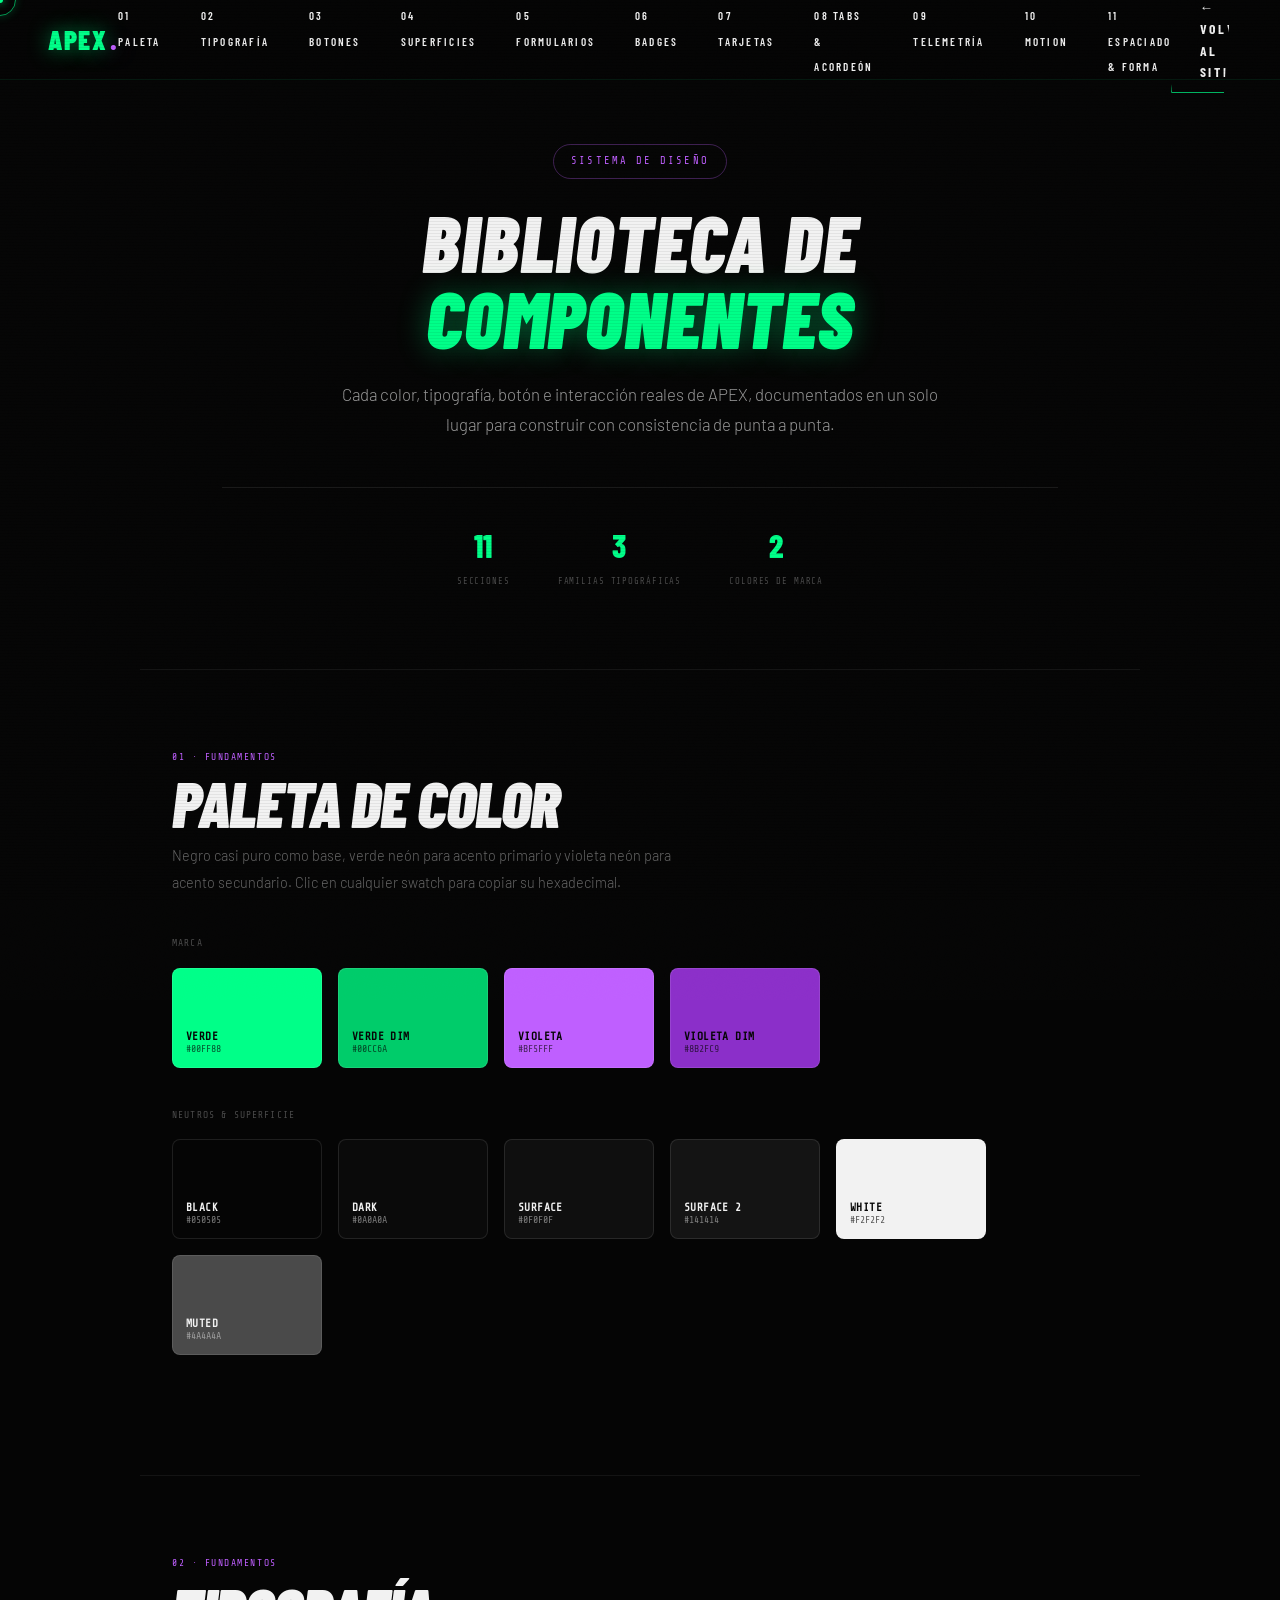
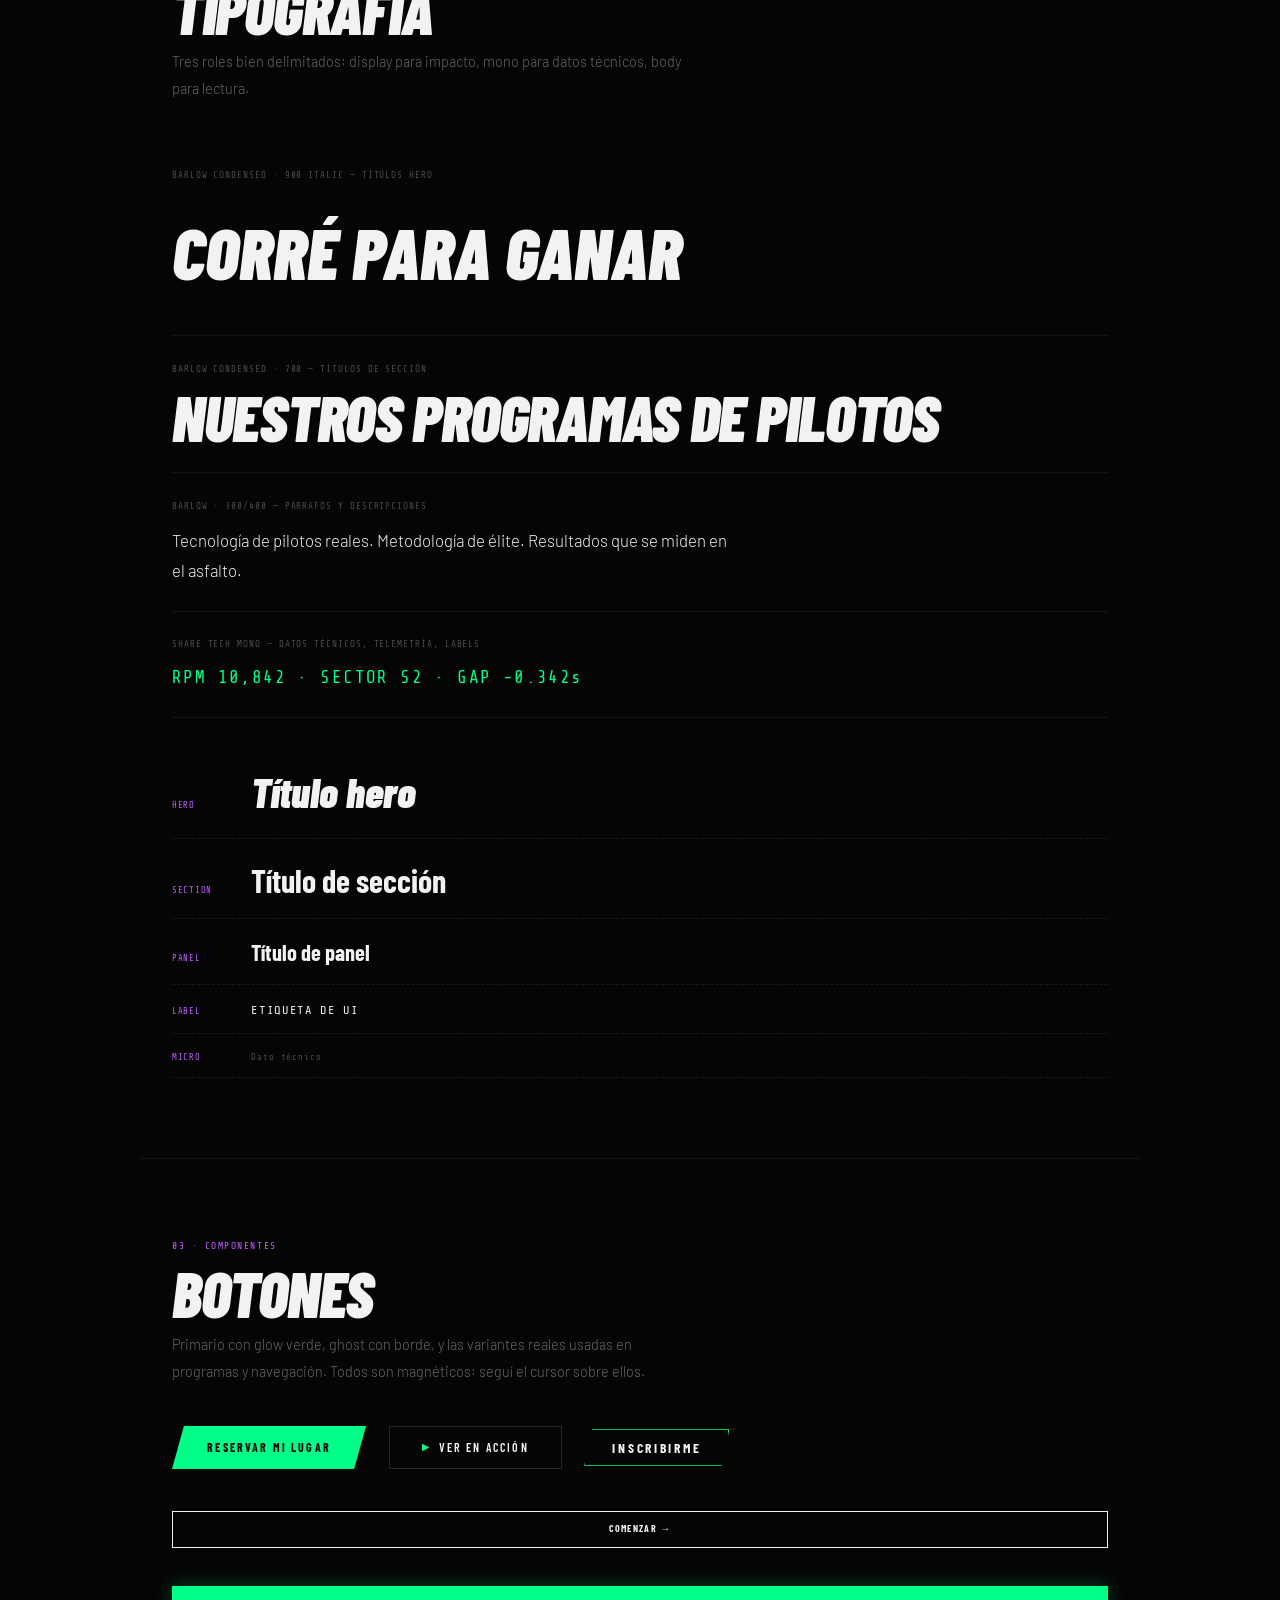
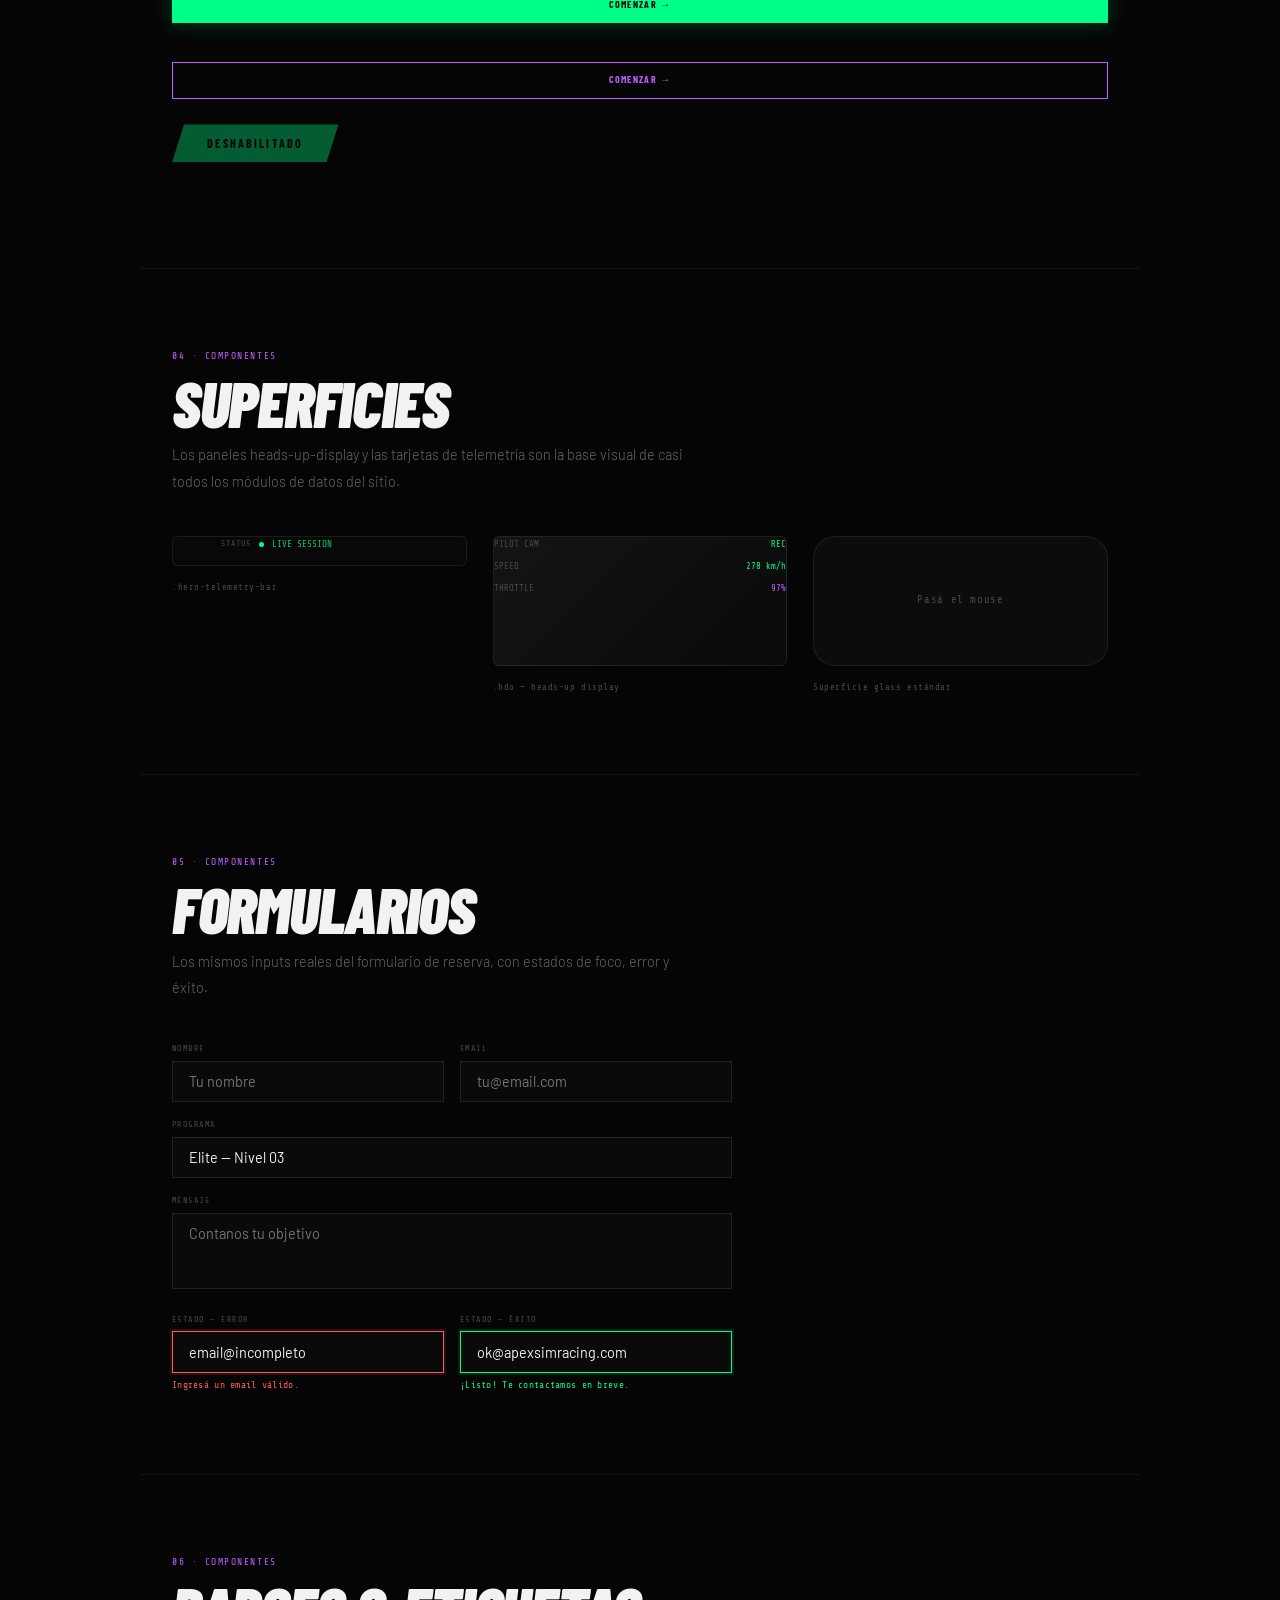
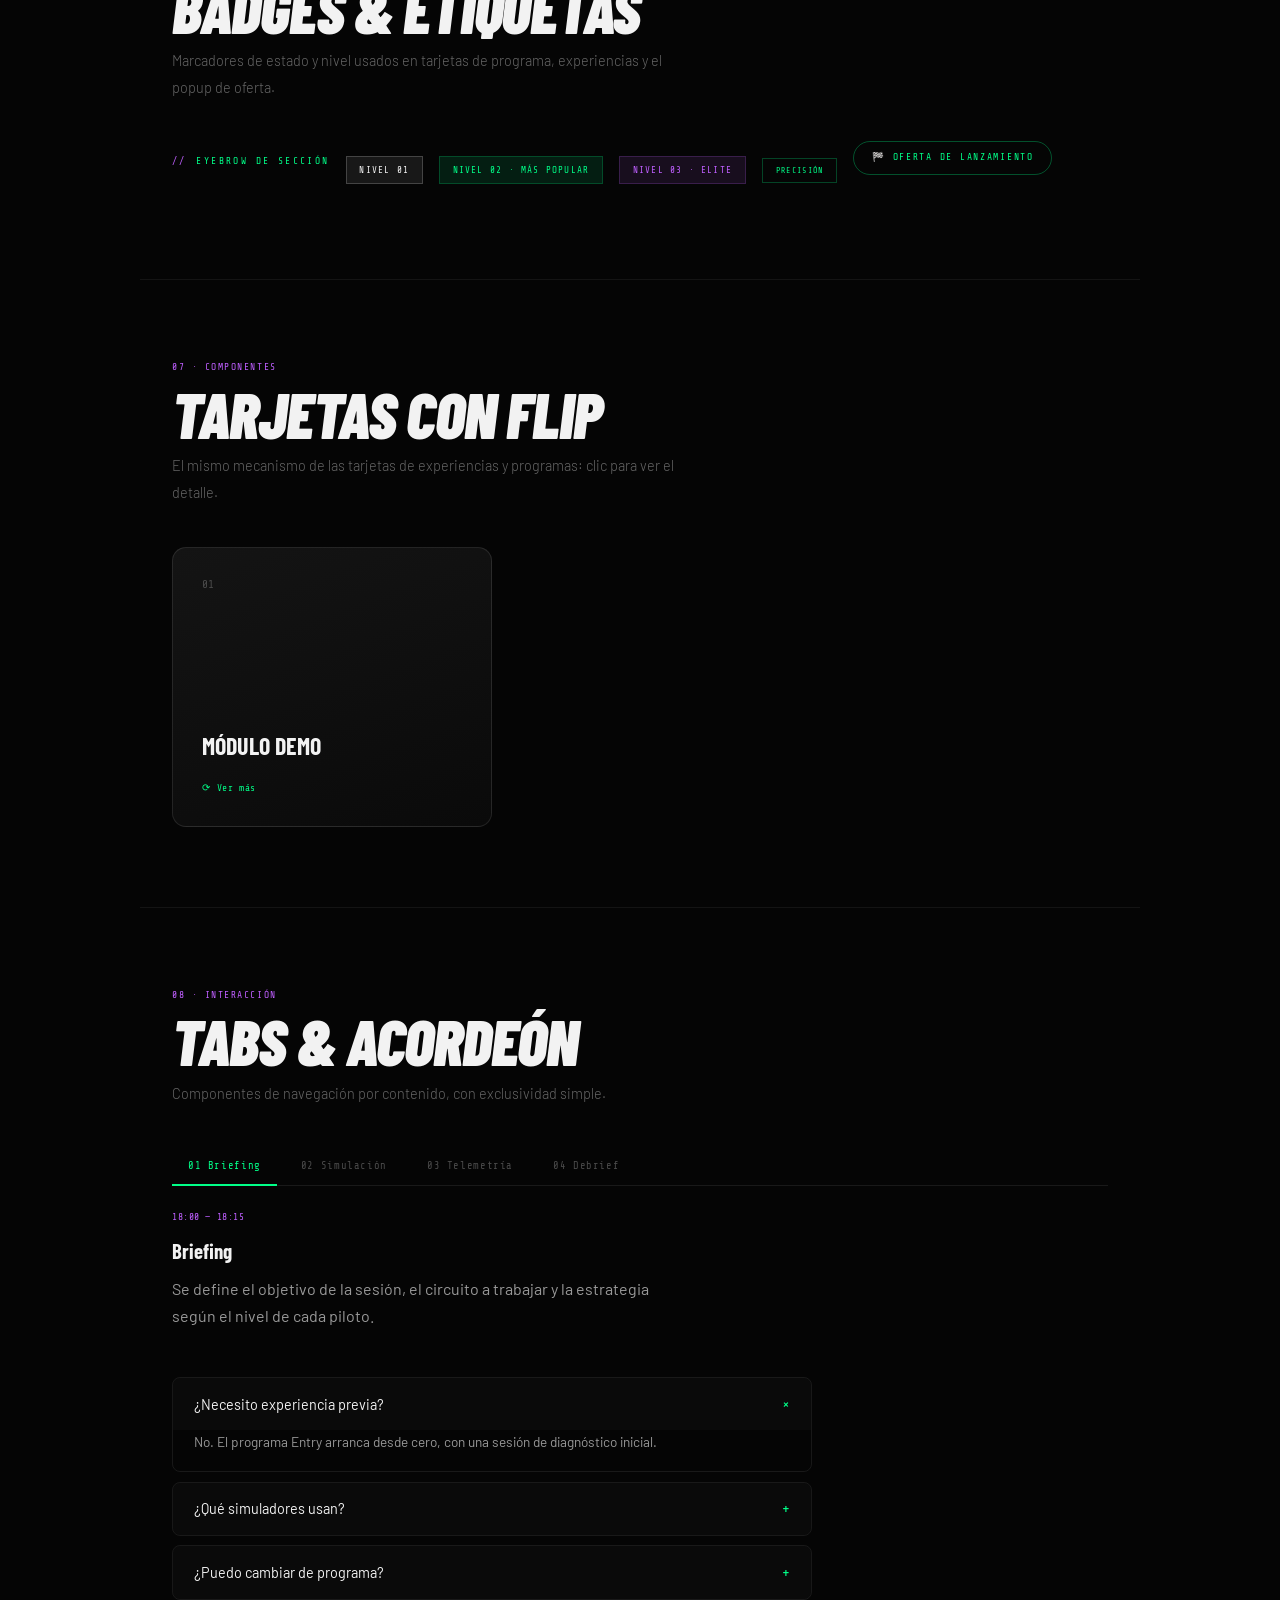
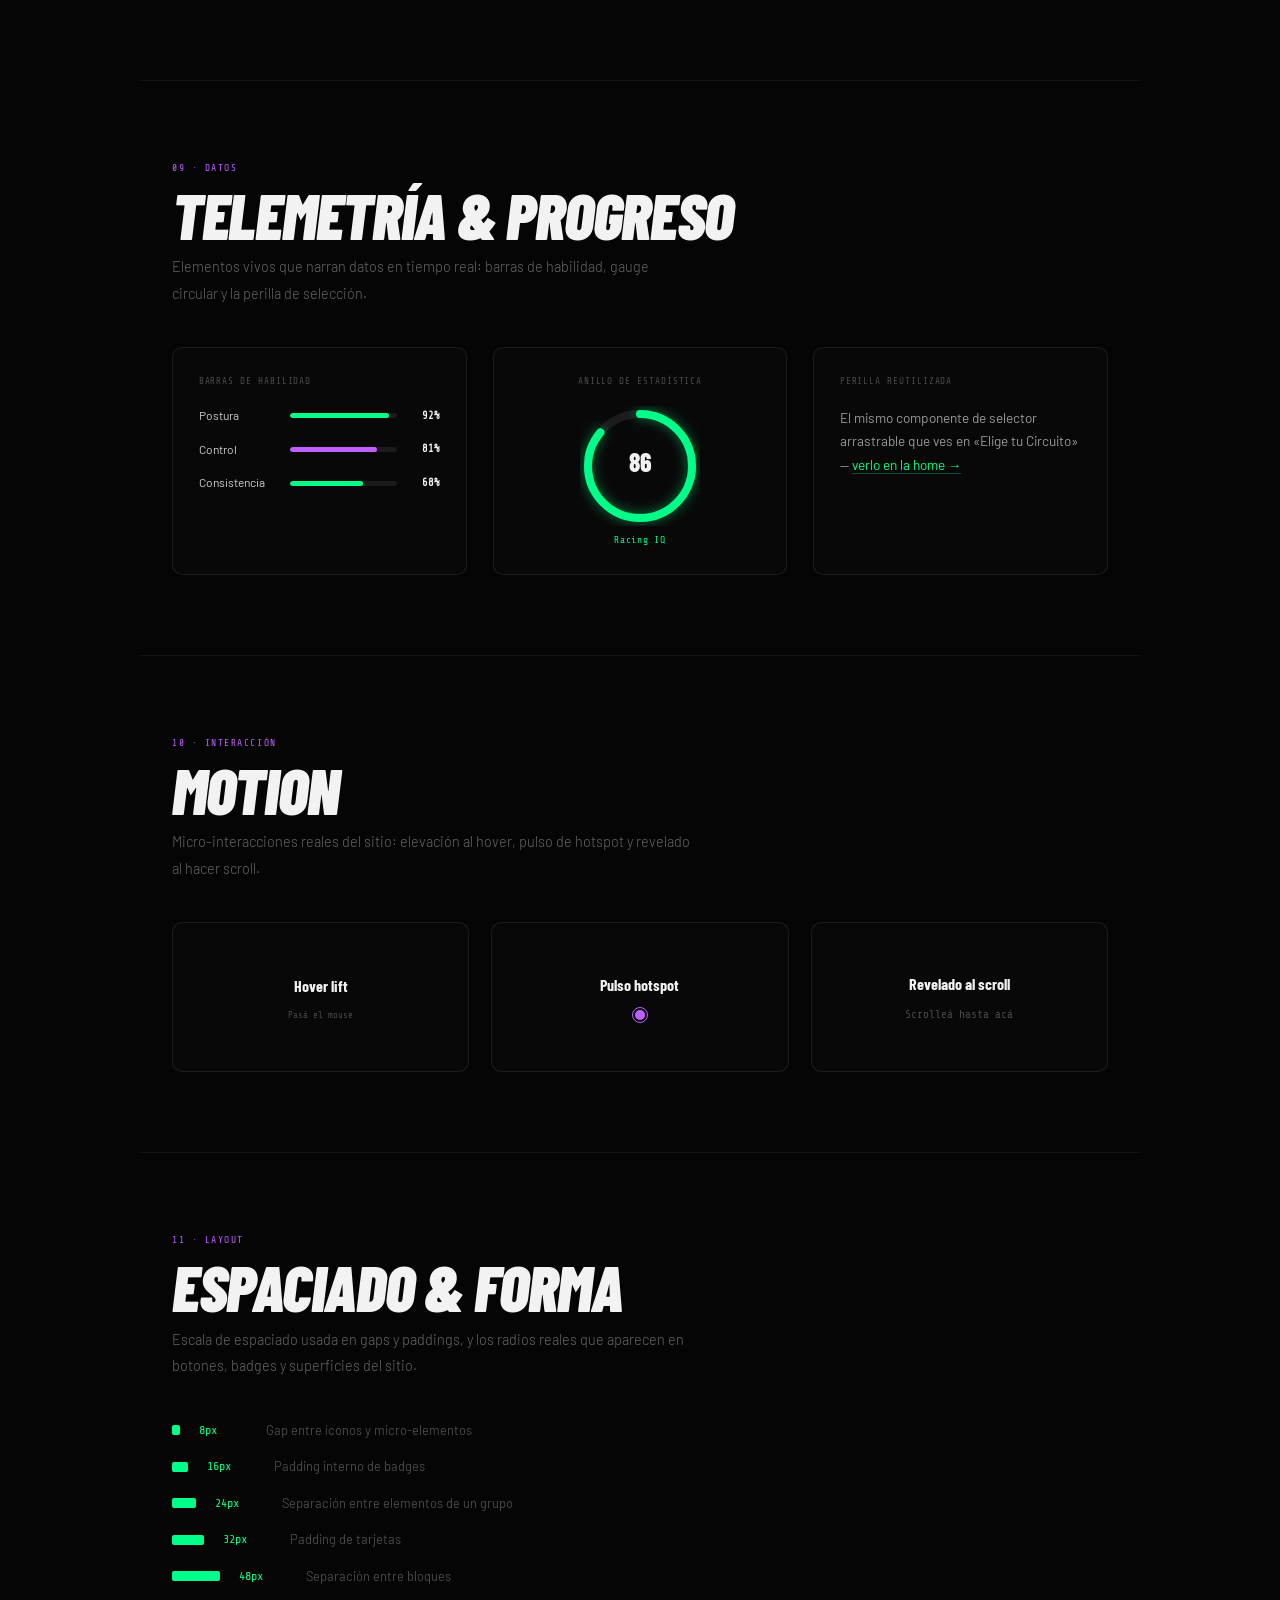
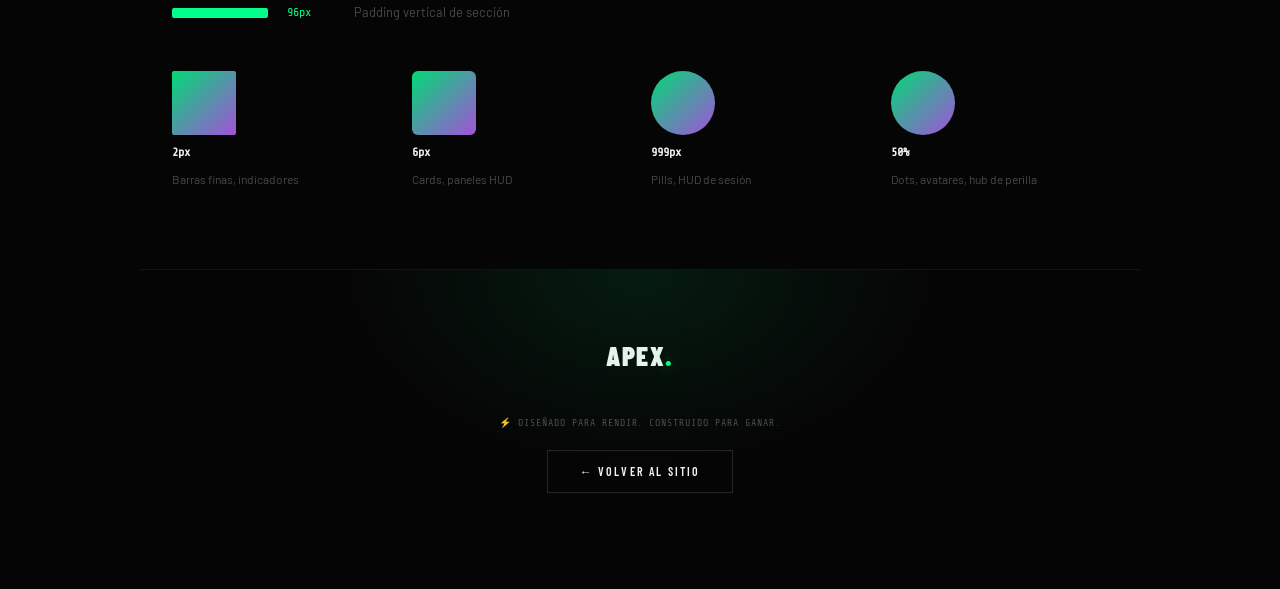
<file: biblioteca.html>
<!DOCTYPE html>
<html lang="es">
<head>
<meta charset="UTF-8">
<meta name="viewport" content="width=device-width, initial-scale=1.0">
<title>Biblioteca de Diseño — APEX Sim Racing</title>
<link rel="preconnect" href="https://fonts.googleapis.com">
<link rel="preconnect" href="https://fonts.gstatic.com" crossorigin>
<link href="https://fonts.googleapis.com/css2?family=Barlow+Condensed:ital,wght@0,300;0,400;0,600;0,700;0,800;0,900;1,700;1,900&family=Barlow:wght@300;400;500&family=Share+Tech+Mono&display=swap" rel="stylesheet">
<link rel="stylesheet" href="style.css">
<link rel="stylesheet" href="biblioteca.css">
</head>
<body class="no-scroll">

<!-- LOADER -->
<div id="loader">
  <div class="loader-logo">APEX<span class="loader-dot">.</span></div>
  <div class="loader-bar-wrap" aria-hidden="true"><div class="loader-bar"></div></div>
</div>

<!-- CURSOR -->
<div id="cursor" aria-hidden="true"></div>
<div id="cursor-ring" aria-hidden="true"></div>

<!-- SCANLINES -->
<div class="scanlines" aria-hidden="true"></div>
<div class="grain" aria-hidden="true"></div>

<!-- NAV -->
<nav>
  <div class="nav-logo">APEX<span class="dot">.</span></div>
  <ul class="nav-links" id="bib-nav-links">
    <li><a href="#paleta">01 Paleta</a></li>
    <li><a href="#tipografia">02 Tipografía</a></li>
    <li><a href="#botones">03 Botones</a></li>
    <li><a href="#superficies">04 Superficies</a></li>
    <li><a href="#formularios">05 Formularios</a></li>
    <li><a href="#badges">06 Badges</a></li>
    <li><a href="#tarjetas">07 Tarjetas</a></li>
    <li><a href="#interaccion">08 Tabs &amp; Acordeón</a></li>
    <li><a href="#telemetria">09 Telemetría</a></li>
    <li><a href="#motion">10 Motion</a></li>
    <li><a href="#espaciado">11 Espaciado &amp; Forma</a></li>
  </ul>
  <button class="nav-toggle" id="bib-nav-toggle" aria-label="Abrir menú" aria-expanded="false">
    <span></span><span></span><span></span>
  </button>
  <a href="index.html" class="nav-cta">← Volver al sitio</a>
</nav>

<!-- HERO -->
<header class="bib-hero">
  <div class="bib-hero-tag">Sistema de diseño</div>
  <h1 class="bib-hero-title">
    <span class="hl-white">Biblioteca de</span><br>
    <span class="hl-green">Componentes</span>
  </h1>
  <p class="bib-hero-sub">
    Cada color, tipografía, botón e interacción reales de APEX, documentados en un solo lugar para construir con consistencia de punta a punta.
  </p>
  <div class="bib-hero-stats">
    <div class="bib-hero-stat"><span class="bib-hero-stat-num">11</span><span class="bib-hero-stat-lbl">Secciones</span></div>
    <div class="bib-hero-stat"><span class="bib-hero-stat-num">3</span><span class="bib-hero-stat-lbl">Familias tipográficas</span></div>
    <div class="bib-hero-stat"><span class="bib-hero-stat-num">2</span><span class="bib-hero-stat-lbl">Colores de marca</span></div>
  </div>
</header>

<!-- ═══════ 01 PALETA ═══════ -->
<section class="bib-section" id="paleta">
  <div class="bib-section-head">
    <div class="bib-num">01 · Fundamentos</div>
    <h2 class="sec-title">Paleta de color</h2>
    <p class="sec-sub">Negro casi puro como base, verde neón para acento primario y violeta neón para acento secundario. Clic en cualquier swatch para copiar su hexadecimal.</p>
  </div>

  <div class="bib-swatch-group">
    <div class="bib-swatch-group-title">Marca</div>
    <div class="bib-swatches">
      <button class="bib-swatch" data-hex="#00ff88" style="background:#00ff88">
        <span class="bib-swatch-name">Verde</span><span class="bib-swatch-hex">#00FF88</span>
      </button>
      <button class="bib-swatch" data-hex="#00cc6a" style="background:#00cc6a">
        <span class="bib-swatch-name">Verde dim</span><span class="bib-swatch-hex">#00CC6A</span>
      </button>
      <button class="bib-swatch" data-hex="#bf5fff" style="background:#bf5fff">
        <span class="bib-swatch-name">Violeta</span><span class="bib-swatch-hex">#BF5FFF</span>
      </button>
      <button class="bib-swatch" data-hex="#8b2fc9" style="background:#8b2fc9">
        <span class="bib-swatch-name">Violeta dim</span><span class="bib-swatch-hex">#8B2FC9</span>
      </button>
    </div>
  </div>

  <div class="bib-swatch-group">
    <div class="bib-swatch-group-title">Neutros &amp; superficie</div>
    <div class="bib-swatches">
      <button class="bib-swatch bib-swatch-dark" data-hex="#050505" style="background:#050505">
        <span class="bib-swatch-name">Black</span><span class="bib-swatch-hex">#050505</span>
      </button>
      <button class="bib-swatch bib-swatch-dark" data-hex="#0a0a0a" style="background:#0a0a0a">
        <span class="bib-swatch-name">Dark</span><span class="bib-swatch-hex">#0A0A0A</span>
      </button>
      <button class="bib-swatch bib-swatch-dark" data-hex="#0f0f0f" style="background:#0f0f0f">
        <span class="bib-swatch-name">Surface</span><span class="bib-swatch-hex">#0F0F0F</span>
      </button>
      <button class="bib-swatch bib-swatch-dark" data-hex="#141414" style="background:#141414">
        <span class="bib-swatch-name">Surface 2</span><span class="bib-swatch-hex">#141414</span>
      </button>
      <button class="bib-swatch" data-hex="#f2f2f2" style="background:#f2f2f2">
        <span class="bib-swatch-name">White</span><span class="bib-swatch-hex">#F2F2F2</span>
      </button>
      <button class="bib-swatch bib-swatch-dark" data-hex="#4a4a4a" style="background:#4a4a4a">
        <span class="bib-swatch-name">Muted</span><span class="bib-swatch-hex">#4A4A4A</span>
      </button>
    </div>
  </div>
</section>

<!-- ═══════ 02 TIPOGRAFÍA ═══════ -->
<section class="bib-section" id="tipografia">
  <div class="bib-section-head">
    <div class="bib-num">02 · Fundamentos</div>
    <h2 class="sec-title">Tipografía</h2>
    <p class="sec-sub">Tres roles bien delimitados: display para impacto, mono para datos técnicos, body para lectura.</p>
  </div>

  <div class="bib-type-specimen">
    <div class="bib-type-meta">Barlow Condensed · 900 italic — títulos hero</div>
    <div class="bib-type-sample" style="font-family:var(--ff-display);font-weight:900;font-style:italic;font-size:clamp(2.2rem,6vw,4.5rem);text-transform:uppercase;">Corré para ganar</div>
  </div>

  <div class="bib-type-specimen">
    <div class="bib-type-meta">Barlow Condensed · 700 — títulos de sección</div>
    <div class="bib-type-sample sec-title" style="margin:0">Nuestros programas de pilotos</div>
  </div>

  <div class="bib-type-specimen">
    <div class="bib-type-meta">Barlow · 300/400 — párrafos y descripciones</div>
    <div class="bib-type-sample" style="font-family:var(--ff-body);font-weight:300;font-size:1.05rem;color:var(--white);max-width:560px;line-height:1.8">
      Tecnología de pilotos reales. Metodología de élite. Resultados que se miden en el asfalto.
    </div>
  </div>

  <div class="bib-type-specimen">
    <div class="bib-type-meta">Share Tech Mono — datos técnicos, telemetría, labels</div>
    <div class="bib-type-sample" style="font-family:var(--ff-mono);font-size:1.1rem;color:var(--green);letter-spacing:.08em">
      RPM 10,842 · SECTOR S2 · GAP -0.342s
    </div>
  </div>

  <div class="bib-scale">
    <div class="bib-scale-row"><span class="bib-scale-label">Hero</span><span class="bib-scale-sample" style="font-family:var(--ff-display);font-weight:900;font-style:italic;font-size:2.6rem">Título hero</span></div>
    <div class="bib-scale-row"><span class="bib-scale-label">Section</span><span class="bib-scale-sample" style="font-family:var(--ff-display);font-weight:700;font-size:2rem">Título de sección</span></div>
    <div class="bib-scale-row"><span class="bib-scale-label">Panel</span><span class="bib-scale-sample" style="font-family:var(--ff-display);font-weight:700;font-size:1.4rem">Título de panel</span></div>
    <div class="bib-scale-row"><span class="bib-scale-label">Label</span><span class="bib-scale-sample" style="font-family:var(--ff-mono);font-size:.75rem;letter-spacing:.14em;text-transform:uppercase">Etiqueta de UI</span></div>
    <div class="bib-scale-row"><span class="bib-scale-label">Micro</span><span class="bib-scale-sample" style="font-family:var(--ff-mono);font-size:.55rem;letter-spacing:.1em;color:var(--muted)">Dato técnico</span></div>
  </div>
</section>

<!-- ═══════ 03 BOTONES ═══════ -->
<section class="bib-section" id="botones">
  <div class="bib-section-head">
    <div class="bib-num">03 · Componentes</div>
    <h2 class="sec-title">Botones</h2>
    <p class="sec-sub">Primario con glow verde, ghost con borde, y las variantes reales usadas en programas y navegación. Todos son magnéticos: seguí el cursor sobre ellos.</p>
  </div>

  <div class="bib-demo-row">
    <a href="#" class="btn-primary" onclick="return false">Reservar Mi Lugar</a>
    <a href="#" class="btn-ghost" onclick="return false"><span class="play">▶</span> Ver en Acción</a>
    <button class="nav-cta" onclick="return false">Inscribirme</button>
  </div>

  <div class="bib-demo-row">
    <a href="#" class="prog-cta cta-entry prog-cta-lights" onclick="return false">Comenzar →</a>
    <a href="#" class="prog-cta cta-featured prog-cta-lights" onclick="return false">Comenzar →</a>
    <a href="#" class="prog-cta cta-elite prog-cta-lights" onclick="return false">Comenzar →</a>
  </div>

  <div class="bib-demo-row">
    <button class="btn-primary" disabled style="opacity:.35;cursor:not-allowed">Deshabilitado</button>
  </div>
</section>

<!-- ═══════ 04 SUPERFICIES ═══════ -->
<section class="bib-section" id="superficies">
  <div class="bib-section-head">
    <div class="bib-num">04 · Componentes</div>
    <h2 class="sec-title">Superficies</h2>
    <p class="sec-sub">Los paneles heads-up-display y las tarjetas de telemetría son la base visual de casi todos los módulos de datos del sitio.</p>
  </div>

  <div class="bib-surface-grid">
    <div class="bib-surface-card">
      <div class="hero-telemetry-bar" style="position:static;transform:none;display:flex;flex-wrap:wrap;background:rgba(10,10,10,.6);border:1px solid rgba(255,255,255,.08);border-radius:6px">
        <div class="tel-item"><span class="lbl">Status</span><span class="tel-dot"></span>LIVE SESSION</div>
        <div class="tel-item"><span class="lbl">RPM</span>10,842</div>
        <div class="tel-item"><span class="lbl">Sector</span>S2 · OPTIMAL</div>
      </div>
      <div class="bib-surface-label">.hero-telemetry-bar</div>
    </div>

    <div class="bib-surface-card">
      <div class="bib-hdo-demo">
        <div class="hdo" style="position:static">
          <div class="hdo-row"><span>PILOT CAM</span><span class="hdo-val">REC</span></div>
          <div class="hdo-row"><span>SPEED</span><span class="hdo-val" id="bib-hdo-speed">278 km/h</span></div>
          <div class="hdo-row"><span>THROTTLE</span><span class="hdo-val violet">97%</span></div>
        </div>
      </div>
      <div class="bib-surface-label">.hdo — heads-up display</div>
    </div>

    <div class="bib-surface-card">
      <div class="bib-glass-demo">
        <span class="bib-glass-demo-text">Pasá el mouse</span>
      </div>
      <div class="bib-surface-label">Superficie glass estándar</div>
    </div>
  </div>
</section>

<!-- ═══════ 05 FORMULARIOS ═══════ -->
<section class="bib-section" id="formularios">
  <div class="bib-section-head">
    <div class="bib-num">05 · Componentes</div>
    <h2 class="sec-title">Formularios</h2>
    <p class="sec-sub">Los mismos inputs reales del formulario de reserva, con estados de foco, error y éxito.</p>
  </div>

  <div class="bib-form-demo">
    <div class="res-form-row">
      <div class="res-field">
        <label for="bib-nombre">Nombre</label>
        <input type="text" id="bib-nombre" placeholder="Tu nombre">
      </div>
      <div class="res-field">
        <label for="bib-email">Email</label>
        <input type="email" id="bib-email" placeholder="tu@email.com">
      </div>
    </div>
    <div class="res-field">
      <label for="bib-programa">Programa</label>
      <select id="bib-programa">
        <option>Elite — Nivel 03</option>
        <option>Pro — Nivel 02</option>
        <option>Entry — Nivel 01</option>
      </select>
    </div>
    <div class="res-field">
      <label for="bib-msg">Mensaje</label>
      <textarea id="bib-msg" rows="3" placeholder="Contanos tu objetivo"></textarea>
    </div>

    <div class="bib-form-states">
      <div class="res-field">
        <label>Estado — error</label>
        <input type="text" value="email@incompleto" class="bib-input-error">
        <span class="bib-field-msg bib-field-msg-error">Ingresá un email válido.</span>
      </div>
      <div class="res-field">
        <label>Estado — éxito</label>
        <input type="text" value="ok@apexsimracing.com" class="bib-input-success">
        <span class="bib-field-msg bib-field-msg-success">¡Listo! Te contactamos en breve.</span>
      </div>
    </div>
  </div>
</section>

<!-- ═══════ 06 BADGES ═══════ -->
<section class="bib-section" id="badges">
  <div class="bib-section-head">
    <div class="bib-num">06 · Componentes</div>
    <h2 class="sec-title">Badges &amp; etiquetas</h2>
    <p class="sec-sub">Marcadores de estado y nivel usados en tarjetas de programa, experiencias y el popup de oferta.</p>
  </div>

  <div class="bib-badge-row">
    <span class="eyebrow">Eyebrow de sección</span>
    <span class="prog-badge b-entry">NIVEL 01</span>
    <span class="prog-badge b-featured">NIVEL 02 · MÁS POPULAR</span>
    <span class="prog-badge b-elite">NIVEL 03 · ELITE</span>
    <span class="exp-back-tag">Precisión</span>
    <span class="offer-badge" style="position:static">🏁 Oferta de Lanzamiento</span>
  </div>
</section>

<!-- ═══════ 07 TARJETAS ═══════ -->
<section class="bib-section" id="tarjetas">
  <div class="bib-section-head">
    <div class="bib-num">07 · Componentes</div>
    <h2 class="sec-title">Tarjetas con flip</h2>
    <p class="sec-sub">El mismo mecanismo de las tarjetas de experiencias y programas: clic para ver el detalle.</p>
  </div>

  <div class="bib-flip-demo" id="bib-flip-demo" role="button" tabindex="0" aria-label="Ver detalle de la tarjeta">
    <div class="bib-flip-inner">
      <div class="bib-flip-front">
        <div class="bib-flip-num">01</div>
        <div class="bib-flip-name">Módulo Demo</div>
        <div class="bib-flip-hint"><span>⟳</span> Ver más</div>
      </div>
      <div class="bib-flip-back">
        <div class="bib-flip-eyebrow">// Componente</div>
        <div class="bib-flip-name">Módulo Demo</div>
        <div class="bib-flip-desc">Este es el mismo patrón de flip 3D que usan las tarjetas de Experiencias y Programas en la home.</div>
        <div class="bib-flip-footer"><span>Reutilizable</span><span>⟲ Volver</span></div>
      </div>
    </div>
  </div>
</section>

<!-- ═══════ 08 TABS & ACORDEÓN ═══════ -->
<section class="bib-section" id="interaccion">
  <div class="bib-section-head">
    <div class="bib-num">08 · Interacción</div>
    <h2 class="sec-title">Tabs &amp; acordeón</h2>
    <p class="sec-sub">Componentes de navegación por contenido, con exclusividad simple.</p>
  </div>

  <div class="bib-tabs" id="bib-tabs">
    <div class="bib-tabs-nav">
      <button class="bib-tab-btn bib-tab-active" data-tab="0">01 Briefing</button>
      <button class="bib-tab-btn" data-tab="1">02 Simulación</button>
      <button class="bib-tab-btn" data-tab="2">03 Telemetría</button>
      <button class="bib-tab-btn" data-tab="3">04 Debrief</button>
    </div>
    <div class="bib-tab-panel bib-tab-panel-active" data-panel="0">
      <div class="bib-tab-time">18:00 — 18:15</div>
      <div class="bib-tab-title">Briefing</div>
      <p>Se define el objetivo de la sesión, el circuito a trabajar y la estrategia según el nivel de cada piloto.</p>
    </div>
    <div class="bib-tab-panel" data-panel="1">
      <div class="bib-tab-time">18:15 — 19:00</div>
      <div class="bib-tab-title">Simulación</div>
      <p>Vueltas cronometradas en el simulador, con foco en la trazada y el frenado progresivo.</p>
    </div>
    <div class="bib-tab-panel" data-panel="2">
      <div class="bib-tab-time">19:00 — 19:20</div>
      <div class="bib-tab-title">Telemetría</div>
      <p>Análisis comparativo de vueltas: velocidad, freno y acelerador, sector por sector.</p>
    </div>
    <div class="bib-tab-panel" data-panel="3">
      <div class="bib-tab-time">19:20 — 19:30</div>
      <div class="bib-tab-title">Debrief</div>
      <p>Cierre con el coach: qué mejoró, qué falta y el objetivo para la próxima sesión.</p>
    </div>
  </div>

  <div class="bib-accordion" id="bib-accordion">
    <div class="bib-acc-item bib-acc-open">
      <button class="bib-acc-trigger">¿Necesito experiencia previa?<span class="bib-acc-icon">+</span></button>
      <div class="bib-acc-panel"><p>No. El programa Entry arranca desde cero, con una sesión de diagnóstico inicial.</p></div>
    </div>
    <div class="bib-acc-item">
      <button class="bib-acc-trigger">¿Qué simuladores usan?<span class="bib-acc-icon">+</span></button>
      <div class="bib-acc-panel"><p>Simuladores profesionales con volante direct drive, pedales de carga celda y movimiento de 6 ejes.</p></div>
    </div>
    <div class="bib-acc-item">
      <button class="bib-acc-trigger">¿Puedo cambiar de programa?<span class="bib-acc-icon">+</span></button>
      <div class="bib-acc-panel"><p>Sí, podés subir de nivel en cualquier momento evaluando tu progreso junto al coach.</p></div>
    </div>
  </div>
</section>

<!-- ═══════ 09 TELEMETRÍA ═══════ -->
<section class="bib-section" id="telemetria">
  <div class="bib-section-head">
    <div class="bib-num">09 · Datos</div>
    <h2 class="sec-title">Telemetría &amp; progreso</h2>
    <p class="sec-sub">Elementos vivos que narran datos en tiempo real: barras de habilidad, gauge circular y la perilla de selección.</p>
  </div>

  <div class="bib-tele-grid">
    <div class="bib-tele-card">
      <div class="bib-tele-card-title">Barras de habilidad</div>
      <div class="bib-skill"><span>Postura</span><div class="bib-skill-track"><div class="bib-skill-fill" style="width:92%"></div></div><b>92%</b></div>
      <div class="bib-skill"><span>Control</span><div class="bib-skill-track"><div class="bib-skill-fill" style="width:81%;background:var(--violet)"></div></div><b>81%</b></div>
      <div class="bib-skill"><span>Consistencia</span><div class="bib-skill-track"><div class="bib-skill-fill" style="width:68%"></div></div><b>68%</b></div>
    </div>

    <div class="bib-tele-card bib-tele-card-center">
      <div class="bib-tele-card-title">Anillo de estadística</div>
      <svg viewBox="0 0 120 120" class="bib-ring-svg">
        <circle cx="60" cy="60" r="52" class="bib-ring-track"/>
        <circle cx="60" cy="60" r="52" class="bib-ring-fill"/>
        <text x="60" y="66" text-anchor="middle" class="bib-ring-num">86</text>
      </svg>
      <div class="bib-tele-card-sub">Racing IQ</div>
    </div>

    <div class="bib-tele-card">
      <div class="bib-tele-card-title">Perilla reutilizada</div>
      <p class="bib-tele-note">El mismo componente de selector arrastrable que ves en «Elige tu Circuito» — <a href="index.html#experiencias">verlo en la home →</a></p>
    </div>
  </div>
</section>

<!-- ═══════ 10 MOTION ═══════ -->
<section class="bib-section" id="motion">
  <div class="bib-section-head">
    <div class="bib-num">10 · Interacción</div>
    <h2 class="sec-title">Motion</h2>
    <p class="sec-sub">Micro-interacciones reales del sitio: elevación al hover, pulso de hotspot y revelado al hacer scroll.</p>
  </div>

  <div class="bib-motion-grid">
    <div class="bib-motion-card bib-hover-lift">
      <div class="bib-motion-title">Hover lift</div>
      <div class="bib-motion-sub">Pasá el mouse</div>
    </div>
    <div class="bib-motion-card">
      <div class="bib-motion-title">Pulso hotspot</div>
      <span class="bib-hotspot"><span class="bib-hotspot-dot"></span></span>
    </div>
    <div class="bib-motion-card bib-reveal-demo-wrap">
      <div class="bib-motion-title">Revelado al scroll</div>
      <div class="reveal bib-reveal-demo">Scrolleá hasta acá</div>
    </div>
  </div>
</section>

<!-- ═══════ 11 ESPACIADO & FORMA ═══════ -->
<section class="bib-section" id="espaciado">
  <div class="bib-section-head">
    <div class="bib-num">11 · Layout</div>
    <h2 class="sec-title">Espaciado &amp; forma</h2>
    <p class="sec-sub">Escala de espaciado usada en gaps y paddings, y los radios reales que aparecen en botones, badges y superficies del sitio.</p>
  </div>

  <div class="bib-space-scale">
    <div class="bib-space-row"><div class="bib-space-bar" style="width:8px"></div><span>8px</span><small>Gap entre íconos y micro-elementos</small></div>
    <div class="bib-space-row"><div class="bib-space-bar" style="width:16px"></div><span>16px</span><small>Padding interno de badges</small></div>
    <div class="bib-space-row"><div class="bib-space-bar" style="width:24px"></div><span>24px</span><small>Separación entre elementos de un grupo</small></div>
    <div class="bib-space-row"><div class="bib-space-bar" style="width:32px"></div><span>32px</span><small>Padding de tarjetas</small></div>
    <div class="bib-space-row"><div class="bib-space-bar" style="width:48px"></div><span>48px</span><small>Separación entre bloques</small></div>
    <div class="bib-space-row"><div class="bib-space-bar" style="width:96px"></div><span>96px</span><small>Padding vertical de sección</small></div>
  </div>

  <div class="bib-shape-scale">
    <div class="bib-shape-item"><div class="bib-shape-box" style="border-radius:2px"></div><b>2px</b><span>Barras finas, indicadores</span></div>
    <div class="bib-shape-item"><div class="bib-shape-box" style="border-radius:6px"></div><b>6px</b><span>Cards, paneles HUD</span></div>
    <div class="bib-shape-item"><div class="bib-shape-box" style="border-radius:999px"></div><b>999px</b><span>Pills, HUD de sesión</span></div>
    <div class="bib-shape-item"><div class="bib-shape-box" style="border-radius:50%"></div><b>50%</b><span>Dots, avatares, hub de perilla</span></div>
  </div>
</section>

<!-- FOOTER -->
<footer class="bib-footer">
  <div class="footer-logo">APEX<span class="dot">.</span></div>
  <p class="footer-copy">⚡ Diseñado para rendir. Construido para ganar.</p>
  <a href="index.html" class="btn-ghost">← Volver al sitio</a>
</footer>

<script src="biblioteca.js"></script>
</body>
</html>
</file>
<file: style.css>
/* ═══════════════════════════════════════════
   APEX SIM RACING — style.css
   Paleta: Negro · Verde Neón · Violeta Neón
═══════════════════════════════════════════ */

*,*::before,*::after{box-sizing:border-box;margin:0;padding:0}

:root{
  --black:    #050505;
  --dark:     #0a0a0a;
  --surface:  #0f0f0f;
  --surface2: #141414;
  --green:    #00ff88;
  --green-dim:#00cc6a;
  --green-glow:rgba(0,255,136,.18);
  --violet:   #bf5fff;
  --violet-dim:#8b2fc9;
  --violet-glow:rgba(191,95,255,.18);
  --white:    #f2f2f2;
  --muted:    #4a4a4a;
  --muted2:   #282828;
  --ff-display:'Barlow Condensed',sans-serif;
  --ff-body:  'Barlow',sans-serif;
  --ff-mono:  'Share Tech Mono',monospace;
}

/* ── BASE ── */
html{scroll-behavior:smooth;overflow-x:hidden}
body{
  background:var(--black);color:var(--white);
  font-family:var(--ff-body);font-size:16px;line-height:1.6;
  overflow-x:hidden;
}
body.no-scroll{overflow:hidden}

/* ── LOADER ── */
#loader{
  position:fixed;inset:0;z-index:99999;
  background:var(--black);
  display:flex;flex-direction:column;align-items:center;justify-content:center;gap:2.5rem;
  transition:opacity .7s ease, transform .7s ease;
}
#loader.loader-out{
  opacity:0;
  transform:translateY(-8px);
  pointer-events:none;
}
.loader-logo{
  font-family:var(--ff-display);font-weight:900;font-style:italic;
  font-size:clamp(3.5rem,10vw,7rem);
  letter-spacing:.06em;color:var(--white);
  display:flex;align-items:center;
  animation:loaderPulse 1.8s ease-in-out infinite;
}
.loader-dot{
  color:var(--green);
  text-shadow:0 0 30px rgba(0,255,136,.6);
}
@keyframes loaderPulse{
  0%,100%{opacity:1}
  50%{opacity:.5}
}
.loader-bar-wrap{
  width:160px;height:2px;
  background:rgba(255,255,255,.08);
  overflow:hidden;
}
.loader-bar{
  height:100%;width:0%;
  background:linear-gradient(90deg,var(--green),var(--violet));
  transition:width .15s ease;
  box-shadow:0 0 8px rgba(0,255,136,.4);
}
.loader-boot{
  font-family:var(--ff-mono);font-size:.62rem;letter-spacing:.14em;
  color:var(--muted);text-transform:uppercase;height:14px;
  display:flex;align-items:center;gap:.4rem;
}
.loader-boot-line{color:var(--green-dim);opacity:.85;transition:opacity .2s}
.loader-boot-dots::after{
  content:'';display:inline-block;width:1em;text-align:left;
  animation:bootDots 1.1s steps(4) infinite;
}
@keyframes bootDots{
  0%{content:''}
  25%{content:'.'}
  50%{content:'..'}
  75%{content:'...'}
}
.loader-pct{
  font-family:var(--ff-mono);font-size:.6rem;letter-spacing:.1em;
  color:var(--violet);
}

/* ── GRAIN / FILM TEXTURE ── */
.grain{
  position:fixed;inset:-100px;pointer-events:none;z-index:9996;
  opacity:.035;mix-blend-mode:overlay;
  background-image:url("data:image/svg+xml,%3Csvg xmlns='http://www.w3.org/2000/svg' width='120' height='120'%3E%3Cfilter id='n'%3E%3CfeTurbulence type='fractalNoise' baseFrequency='0.9' numOctaves='2' stitchTiles='stitch'/%3E%3C/filter%3E%3Crect width='100%25' height='100%25' filter='url(%23n)'/%3E%3C/svg%3E");
  animation:grainShift 8s steps(8) infinite;
}
@keyframes grainShift{
  0%{transform:translate(0,0)} 10%{transform:translate(-2%,-4%)}
  20%{transform:translate(3%,2%)} 30%{transform:translate(-4%,3%)}
  40%{transform:translate(2%,-3%)} 50%{transform:translate(-3%,-2%)}
  60%{transform:translate(4%,1%)} 70%{transform:translate(-1%,4%)}
  80%{transform:translate(2%,3%)} 90%{transform:translate(-3%,-1%)}
  100%{transform:translate(0,0)}
}
a{color:inherit;text-decoration:none}
button{cursor:pointer}
img{max-width:100%;height:auto;display:block}
::-webkit-scrollbar{width:2px}
::-webkit-scrollbar-track{background:var(--dark)}
::-webkit-scrollbar-thumb{background:var(--green)}

/* ── CURSOR ── */
#cursor{
  position:fixed;width:6px;height:6px;border-radius:50%;
  background:var(--green);z-index:9999;pointer-events:none;
  transform:translate(-50%,-50%);
  box-shadow:0 0 8px rgba(0,255,136,.8);
  transition:opacity .2s;
}

/* ── CURSOR RING ── */
#cursor-ring{
  position:fixed;width:32px;height:32px;border-radius:50%;
  border:1.5px solid rgba(0,255,136,.6);
  z-index:9998;pointer-events:none;
  transform:translate(-50%,-50%);
  transition:width .25s,height .25s,border-color .25s,opacity .2s;
  box-shadow:0 0 10px rgba(0,255,136,.2);
}
body:has(a:hover) #cursor-ring,
body:has(button:hover) #cursor-ring{
  width:50px;height:50px;
  border-color:rgba(191,95,255,.7);
  box-shadow:0 0 18px rgba(191,95,255,.3);
}

/* ── SCANLINES ── */
.scanlines{
  position:fixed;inset:0;pointer-events:none;z-index:9997;
  background:repeating-linear-gradient(
    0deg,rgba(0,0,0,.06) 0px,rgba(0,0,0,.06) 1px,
    transparent 1px,transparent 3px
  );
}

/* ── SCROLL PROGRESS ── */
#scroll-bar{
  position:fixed;top:80px;left:0;height:2px;width:0%;
  background:linear-gradient(90deg,var(--green),var(--violet));
  z-index:300;transition:width .05s linear;
  box-shadow:0 0 8px rgba(0,255,136,.4);
}

/* ══════════════════════════════
   NAV
══════════════════════════════ */
nav{
  position:fixed;top:0;left:0;right:0;z-index:200;
  display:flex;align-items:center;justify-content:space-between;
  padding:0 3rem;height:80px;
  background:rgba(5,5,5,.9);
  backdrop-filter:blur(16px);
  border-bottom:1px solid rgba(0,255,136,.08);
}
.nav-logo{
  font-family:var(--ff-display);font-weight:900;font-size:1.7rem;
  letter-spacing:.06em;color:var(--green);
  display:flex;align-items:center;gap:2px;
  text-shadow:0 0 20px rgba(0,255,136,.5);
}
.nav-logo .dot{color:var(--violet);text-shadow:0 0 20px rgba(191,95,255,.5)}
.nav-links{display:flex;gap:2.5rem;list-style:none}
.nav-links a{
  font-family:var(--ff-display);font-size:.92rem;font-weight:600;
  letter-spacing:.2em;text-transform:uppercase;color:var(--white);
  transition:color .2s;position:relative;
}
.nav-links a::after{
  content:'';position:absolute;bottom:-2px;left:0;width:0;height:1px;
  background:var(--green);transition:width .3s ease;
}
.nav-links a:hover{color:var(--green)}
.nav-links a:hover::after{width:100%}
.nav-cta{
  font-family:var(--ff-display);font-size:.85rem;font-weight:700;
  letter-spacing:.2em;text-transform:uppercase;
  background:transparent;color:var(--white);
  padding:.55rem 1.7rem;border:1px solid var(--green);
  transition:background .25s,color .25s,box-shadow .25s,transform .15s ease-out;
  clip-path:polygon(8px 0%,100% 0%,calc(100% - 8px) 100%,0% 100%);
  box-shadow:0 0 12px rgba(0,255,136,.15);
  position:relative;overflow:hidden;
}
.nav-cta:hover{
  background:var(--green);color:var(--black);
  box-shadow:0 0 28px rgba(0,255,136,.4);
}
.nav-toggle{
  display:none;flex-direction:column;gap:5px;
  background:none;border:none;padding:4px;
}
.nav-toggle span{
  width:22px;height:2px;background:var(--green);
  display:block;transition:all .3s;
}
.nav-toggle.open span:nth-child(1){transform:rotate(45deg) translate(5px,5px)}
.nav-toggle.open span:nth-child(2){opacity:0}
.nav-toggle.open span:nth-child(3){transform:rotate(-45deg) translate(5px,-5px)}

/* ══════════════════════════════
   HERO
══════════════════════════════ */
#hero{
  min-height:100vh;display:flex;flex-direction:column;
  padding:80px 3rem 0;position:relative;overflow:hidden;
}
.hero-telemetry-bar{
  position:absolute;top:80px;left:0;right:0;height:30px;
  background:rgba(0,255,136,.04);
  border-bottom:1px solid rgba(0,255,136,.1);
  display:flex;align-items:center;padding:0 3rem;gap:2.5rem;overflow:hidden;
}
.tel-item{
  font-family:var(--ff-mono);font-size:.58rem;
  color:var(--green-dim);white-space:nowrap;
  display:flex;align-items:center;gap:.5rem;
}
.tel-item .lbl{color:var(--muted);font-size:.5rem;letter-spacing:.12em;text-transform:uppercase}
.tel-dot{width:5px;height:5px;border-radius:50%;background:var(--green);animation:blink 1.2s infinite;display:inline-block}
@keyframes blink{0%,100%{opacity:1;box-shadow:0 0 6px var(--green)}50%{opacity:.2;box-shadow:none}}
.hero-grid{
  display:grid;grid-template-columns:0.7fr 1.3fr;
  flex:1;padding-top:90px;align-items:center;gap:4rem;
  position:relative;z-index:1;
}
.hero-left{
  display:flex;flex-direction:column;justify-content:center;
}
.hero-tag{
  font-family:var(--ff-mono);font-size:.62rem;letter-spacing:.22em;
  text-transform:uppercase;color:var(--green);
  display:flex;align-items:center;gap:.8rem;margin-bottom:2rem;
  opacity:0;animation:fadeUp .6s .2s forwards;
}
.hero-tag::before{content:'';width:28px;height:1px;background:var(--green);flex-shrink:0}
.hero-headline{
  font-family:var(--ff-display);font-weight:900;font-style:italic;
  font-size:clamp(3.4rem,6.4vw,7rem);line-height:.88;
  letter-spacing:-.02em;text-transform:uppercase;
  margin-bottom:2rem;
  opacity:0;animation:fadeUp .7s .35s forwards;
  position:relative;z-index:1;
}
.hero-line2{display:inline-flex;white-space:nowrap;align-items:baseline}
.hl-white{color:var(--white)}
.hl-outline{-webkit-text-stroke:1.5px var(--white);color:transparent}
.hl-green{
  color:var(--green);text-shadow:0 0 40px rgba(0,255,136,.4);
  display:inline-block;animation:glitch 6s 2s infinite;
}
@keyframes glitch{
  0%,94%,100%{clip-path:none;transform:none;text-shadow:0 0 40px rgba(0,255,136,.4)}
  95%{clip-path:polygon(0 20%,100% 20%,100% 50%,0 50%);transform:translate(-4px,0);text-shadow:-4px 0 var(--violet),4px 0 var(--green)}
  96%{clip-path:polygon(0 60%,100% 60%,100% 80%,0 80%);transform:translate(4px,0);text-shadow:4px 0 var(--violet),-4px 0 var(--green)}
  97%{clip-path:polygon(0 0%,100% 0%,100% 30%,0 30%);transform:translate(-2px,2px);text-shadow:-2px 0 var(--violet)}
  98%{clip-path:none;transform:translate(0,0)}
}
.hero-body{
  font-size:1.1rem;color:#707070;line-height:1.8;
  max-width:440px;margin-bottom:2.5rem;font-weight:300;
  opacity:0;animation:fadeUp .7s .5s forwards;position:relative;z-index:1;
}
.hero-body strong{color:var(--white);font-weight:500}
.hero-actions{
  display:flex;gap:1rem;align-items:center;flex-wrap:wrap;
  opacity:0;animation:fadeUp .7s .65s forwards;position:relative;z-index:1;
}
.hero-actions .btn-primary{
  font-size:.88rem;
  padding:.95rem 2.7rem;
}
.hero-actions .btn-ghost{
  font-size:.88rem;
  padding:.85rem 2.3rem;
}

/* ── Buttons ── */
.btn-primary{
  font-family:var(--ff-display);font-size:.75rem;font-weight:700;
  letter-spacing:.18em;text-transform:uppercase;
  background:var(--green);color:var(--black);
  padding:.75rem 2.2rem;display:inline-block;
  border:none;cursor:pointer;position:relative;overflow:hidden;
  clip-path:polygon(12px 0%,100% 0%,calc(100% - 12px) 100%,0% 100%);
  transition:background .25s,box-shadow .25s,transform .15s ease-out;
  box-shadow:0 0 20px rgba(0,255,136,.25);
}
.btn-primary:hover{background:#1affa0;box-shadow:0 0 40px rgba(0,255,136,.5)}
.btn-ghost{
  font-family:var(--ff-display);font-size:.75rem;font-weight:600;
  letter-spacing:.18em;text-transform:uppercase;
  background:transparent;color:var(--white);
  padding:.7rem 2rem;border:1px solid #252525;position:relative;overflow:hidden;
  display:inline-flex;align-items:center;gap:.5rem;
  transition:border-color .25s,color .25s,box-shadow .25s,transform .15s ease-out;
}
.btn-ghost:hover{border-color:var(--violet);color:var(--violet);box-shadow:0 0 20px rgba(191,95,255,.2)}
.btn-ghost .play{color:var(--green);font-size:.55rem}

/* ── RIPPLE ── */
.ripple{
  position:absolute;border-radius:50%;pointer-events:none;
  background:rgba(255,255,255,.5);
  transform:scale(0);animation:rippleOut .6s ease-out forwards;
}
@keyframes rippleOut{to{transform:scale(2.6);opacity:0}}

/* ── Hero right panel ── */
.hero-right{position:relative;display:flex;justify-content:center;align-items:center;perspective:1400px}
.hero-img-frame{
  width:100%;aspect-ratio:4/5;max-width:760px;position:relative;
  margin-bottom:2rem;transform-style:preserve-3d;will-change:transform;
  opacity:0;animation:fadeRight .9s .4s forwards;
  transition:transform .25s cubic-bezier(.25,.8,.25,1);
}
.hero-img-placeholder{
  width:100%;height:100%;
  background:#0d0d0d;border:1px solid rgba(0,255,136,.1);
  display:flex;flex-direction:column;align-items:center;justify-content:center;
  gap:1rem;font-family:var(--ff-mono);font-size:.65rem;color:var(--muted);
  position:relative;overflow:hidden;
}
.hero-img-placeholder::before{
  content:'';position:absolute;inset:0;
  background:repeating-linear-gradient(0deg,transparent,transparent 48px,rgba(0,255,136,.025) 48px,rgba(0,255,136,.025) 49px);
}
.hero-img-real{
  position:absolute;inset:0;width:100%;height:100%;object-fit:cover;z-index:0;
}
.hero-bg-video{
  position:absolute;inset:0;width:100%;height:100%;
  object-fit:cover;z-index:0;
  opacity:.12;filter:saturate(.4) brightness(.6) blur(1.5px);
}
.hero-bg-overlay{
  position:absolute;inset:0;z-index:0;
  background:linear-gradient(180deg,rgba(5,5,5,.75) 0%,rgba(5,5,5,.55) 45%,rgba(5,5,5,.85) 100%);
}
.hdo{position:absolute;top:1rem;left:1rem;right:1rem;display:flex;flex-direction:column;gap:.5rem;pointer-events:none;z-index:2}
.hdo-row{display:flex;justify-content:space-between;font-family:var(--ff-mono);font-size:.55rem;color:var(--muted)}
.hdo-val{color:var(--green)}
.hdo-val.violet{color:var(--violet)}
.cbracket{position:absolute;width:18px;height:18px}
.cbracket.tl{top:10px;left:10px;border-top:1.5px solid var(--green);border-left:1.5px solid var(--green)}
.cbracket.tr{top:10px;right:10px;border-top:1.5px solid var(--green);border-right:1.5px solid var(--green)}
.cbracket.bl{bottom:10px;left:10px;border-bottom:1.5px solid var(--violet);border-left:1.5px solid var(--violet)}
.cbracket.br{bottom:10px;right:10px;border-bottom:1.5px solid var(--violet);border-right:1.5px solid var(--violet)}
.rpm-bar{position:absolute;right:-10px;top:10%;height:80%;width:5px;background:#111;border-radius:2px;overflow:hidden}
.rpm-fill{width:100%;background:linear-gradient(to top,var(--green),var(--violet));border-radius:2px;animation:rpmPulse 1.8s ease-in-out infinite alternate}
@keyframes rpmPulse{from{height:35%}to{height:88%}}
#particle-canvas{position:absolute;inset:0;pointer-events:none;z-index:0;opacity:.55}

/* ══════════════════════════════
   MARQUEE HUD TICKER
══════════════════════════════ */
.marquee{
  width:100%;overflow:hidden;background:var(--surface);
  border-top:1px solid rgba(0,255,136,.1);border-bottom:1px solid rgba(0,255,136,.1);
  padding:.9rem 0;position:relative;
}
.marquee::before,.marquee::after{
  content:'';position:absolute;top:0;bottom:0;width:80px;z-index:2;pointer-events:none;
}
.marquee::before{left:0;background:linear-gradient(90deg,var(--surface),transparent)}
.marquee::after{right:0;background:linear-gradient(-90deg,var(--surface),transparent)}
.marquee-track{
  display:flex;align-items:center;width:max-content;
  animation:marqueeScroll 32s linear infinite;
}
.marquee:hover .marquee-track{animation-play-state:paused}
.marquee-item{
  font-family:var(--ff-mono);font-size:.68rem;letter-spacing:.18em;
  text-transform:uppercase;color:var(--muted);white-space:nowrap;padding:0 1.2rem;
}
.marquee-sep{color:var(--green);font-size:.55rem;opacity:.6}
@keyframes marqueeScroll{
  from{transform:translateX(0)}
  to{transform:translateX(-50%)}
}

/* ══════════════════════════════
   SECTIONS COMMON
══════════════════════════════ */
section{padding:7rem 3rem}
.eyebrow{
  font-family:var(--ff-mono);font-size:.6rem;letter-spacing:.25em;
  text-transform:uppercase;color:var(--green);
  display:flex;align-items:center;gap:.6rem;margin-bottom:1rem;
}
.eyebrow::before{content:'//';color:var(--violet)}
.sec-title{
  font-family:var(--ff-display);font-weight:900;font-style:italic;
  font-size:clamp(2.6rem,5vw,5.2rem);line-height:.92;
  text-transform:uppercase;letter-spacing:-.02em;margin-bottom:1.5rem;
}
.sec-sub{font-size:.9rem;color:#666;max-width:520px;font-weight:300;line-height:1.85}
.t-green{color:var(--green)}
.t-violet{color:var(--violet)}
.t-outline{-webkit-text-stroke:1.5px var(--white);color:transparent}

/* ══════════════════════════════
   EXPERIENCIAS — Heading animado
══════════════════════════════ */
.exp-header-centered{
  grid-template-columns:1fr !important;
  text-align:center;
  max-width:100%;
}
.exp-header-centered .eyebrow{justify-content:center}

.exp-headline-wrap{
  width:100%;
  overflow:hidden;
  margin-bottom:1.5rem;
  padding:0;
  opacity:0;
  transform:translateY(52px);
  transition:opacity 0.75s cubic-bezier(0.22,1,0.36,1),
              transform 0.75s cubic-bezier(0.22,1,0.36,1);
}
.exp-headline-wrap.visible{
  opacity:1;
  transform:translateY(0);
}

.exp-type-line{
  display:flex;
  width:100%;
  justify-content:space-between;
  align-items:baseline;
  line-height:.82;
  white-space:nowrap;
}

.exp-letter{
  font-family:var(--ff-display);
  font-weight:900;
  font-style:italic;
  text-transform:uppercase;
  color:var(--white);
  display:inline-block;
  flex:1;
  text-align:center;
  opacity:1;
  transform:none;
  cursor:default;
  user-select:none;
  transition:color .2s, text-shadow .2s;
}

.exp-letter.exp-gap{
  flex:.55;
  pointer-events:none;
}

.exp-letter.exp-tu{
  color:transparent;
  -webkit-text-stroke:1.5px var(--white);
}

.exp-letter.exp-letter-animate{}

/* ══════════════════════════════
   EXPERIENCIAS — Layout
══════════════════════════════ */
#experiencias{background:var(--black);border-top:1px solid #111}
.exp-header{
  display:grid;grid-template-columns:1fr 1fr;gap:4rem;
  align-items:end;margin-bottom:4rem;
}
.exp-circuits{
  display:grid;grid-template-columns:repeat(3,1fr);
  gap:1px;background:#111;margin-bottom:4rem;
}
.exp-circuit{
  position:relative;
  background:var(--black);
  border-bottom:3px solid transparent;transition:border-color .4s, box-shadow .5s;
  box-shadow:0 0 32px rgba(191,95,255,.13), 0 0 80px rgba(191,95,255,.06);
}
.exp-circuit:hover{border-bottom-color:var(--green)}
.exp-circuit.flipped{
  box-shadow:0 0 42px rgba(0,255,136,.22), 0 0 100px rgba(0,255,136,.1);
}
.exp-circuit:nth-child(2).flipped{
  box-shadow:0 0 42px rgba(191,95,255,.28), 0 0 100px rgba(191,95,255,.12);
}

/* ── FLIP CARD ── */
.exp-circuit-inner{
  position:relative;
  width:100%;
  min-height:520px;
  transition:transform .75s cubic-bezier(.22,1,.36,1);
  transform-style:preserve-3d;
  transform:perspective(1800px) rotateY(0deg);
  cursor:pointer;
}
.exp-circuit.flipped .exp-circuit-inner{
  transform:perspective(1800px) rotateY(180deg);
}

.exp-circuit-front,
.exp-circuit-back{
  position:absolute;
  inset:0;
  backface-visibility:hidden;
  -webkit-backface-visibility:hidden;
  display:flex;
  flex-direction:column;
  overflow:hidden;
}

.exp-circuit-front{
  background:var(--black);
}

/* Flip hint on the front face */
.exp-flip-hint{
  position:absolute;
  right:1.4rem;bottom:1.4rem;
  z-index:2;
  display:flex;align-items:center;gap:.45rem;
  font-family:var(--ff-mono);font-size:.55rem;letter-spacing:.14em;
  text-transform:uppercase;color:var(--muted);
  padding:.4rem .8rem;
  border:1px solid rgba(255,255,255,.1);
  background:rgba(5,5,5,.55);
  backdrop-filter:blur(4px);
  opacity:0;transform:translateY(6px);
  transition:opacity .35s ease, transform .35s ease, color .3s, border-color .3s;
}
.exp-circuit:hover .exp-flip-hint{
  opacity:1;transform:translateY(0);
  color:var(--green);border-color:rgba(0,255,136,.3);
}
.exp-flip-icon{
  display:inline-block;font-size:.85rem;line-height:1;
  animation:flipIconSpin 3.5s linear infinite;
}
@keyframes flipIconSpin{
  0%,70%{transform:rotate(0deg)}
  100%{transform:rotate(360deg)}
}

/* ── Back face — the "cool" version ── */
.exp-circuit-back{
  transform:rotateY(180deg);
  background:
    radial-gradient(circle at 12% 8%, rgba(0,255,136,.14), transparent 45%),
    radial-gradient(circle at 88% 92%, rgba(191,95,255,.16), transparent 50%),
    var(--black);
  border:1px solid rgba(0,255,136,.18);
  padding:2.4rem 2rem;
  justify-content:center;
  align-items:flex-start;
}
.exp-circuit:nth-child(2) .exp-circuit-back{
  background:
    radial-gradient(circle at 12% 8%, rgba(191,95,255,.16), transparent 45%),
    radial-gradient(circle at 88% 92%, rgba(0,255,136,.14), transparent 50%),
    var(--black);
  border-color:rgba(191,95,255,.22);
}

/* faint moving grid texture on the back */
.exp-back-noise{
  position:absolute;inset:0;pointer-events:none;z-index:0;
  background-image:repeating-linear-gradient(0deg,transparent,transparent 27px,rgba(255,255,255,.025) 27px,rgba(255,255,255,.025) 28px),
                    repeating-linear-gradient(90deg,transparent,transparent 27px,rgba(255,255,255,.02) 27px,rgba(255,255,255,.02) 28px);
  opacity:0;
  transition:opacity .6s ease .15s;
}
.exp-circuit.flipped .exp-back-noise{opacity:1}

/* corner brackets, echoing the hero frame */
.exp-back-corner{
  position:absolute;width:22px;height:22px;z-index:1;
  opacity:0;transition:opacity .5s ease .2s;
}
.exp-circuit.flipped .exp-back-corner{opacity:1}
.exp-back-corner.tl{top:14px;left:14px;border-top:1.5px solid var(--green);border-left:1.5px solid var(--green)}
.exp-back-corner.br{bottom:14px;right:14px;border-bottom:1.5px solid var(--violet);border-right:1.5px solid var(--violet)}
.exp-circuit:nth-child(2) .exp-back-corner.tl{border-color:var(--violet)}
.exp-circuit:nth-child(2) .exp-back-corner.br{border-color:var(--green)}

.exp-back-eyebrow{
  position:relative;z-index:1;
  font-family:var(--ff-mono);font-size:.56rem;letter-spacing:.22em;
  text-transform:uppercase;color:var(--green);
  margin-bottom:.6rem;
  opacity:0;transform:translateY(10px);
  transition:opacity .5s ease .18s, transform .5s ease .18s;
}
.exp-circuit:nth-child(2) .exp-back-eyebrow{color:var(--violet)}
.exp-circuit.flipped .exp-back-eyebrow{opacity:1;transform:translateY(0)}

.exp-circuit-back .exp-num{
  position:relative;z-index:1;
  font-family:var(--ff-display);font-weight:900;font-size:3.4rem;
  line-height:1;color:transparent;
  -webkit-text-stroke:1.5px rgba(0,255,136,.55);
  margin-bottom:.3rem;
  opacity:0;transform:translateX(-14px);
  transition:opacity .5s ease .22s, transform .5s ease .22s;
}
.exp-circuit:nth-child(2) .exp-circuit-back .exp-num{-webkit-text-stroke:1.5px rgba(191,95,255,.6)}
.exp-circuit.flipped .exp-circuit-back .exp-num{opacity:1;transform:translateX(0)}

.exp-back-icon{
  position:absolute;top:2rem;right:2rem;z-index:1;
  width:44px;height:44px;color:rgba(0,255,136,.28);
  opacity:0;transform:scale(.7) rotate(-12deg);
  transition:opacity .5s ease .26s, transform .5s ease .26s;
}
.exp-circuit:nth-child(2) .exp-back-icon{color:rgba(191,95,255,.3)}
.exp-circuit.flipped .exp-back-icon{opacity:1;transform:scale(1) rotate(0deg)}

.exp-circuit-back .exp-name{
  position:relative;z-index:1;
  font-family:var(--ff-display);font-weight:900;font-size:1.9rem;
  text-transform:uppercase;margin-bottom:1rem;color:var(--white);
  line-height:1.05;
  opacity:0;transform:translateY(10px);
  transition:opacity .5s ease .28s, transform .5s ease .28s;
}
.exp-circuit.flipped .exp-circuit-back .exp-name{opacity:1;transform:translateY(0)}

.exp-back-rule{
  position:relative;z-index:1;
  width:0;height:2px;margin-bottom:1.1rem;
  background:linear-gradient(90deg,var(--green),transparent);
  transition:width .6s cubic-bezier(.22,1,.36,1) .34s;
}
.exp-circuit:nth-child(2) .exp-back-rule{background:linear-gradient(90deg,var(--violet),transparent)}
.exp-circuit.flipped .exp-back-rule{width:64px}

.exp-circuit-back .exp-desc{
  position:relative;z-index:1;
  font-size:.92rem;color:#a7a7a7;font-weight:300;line-height:1.75;
  opacity:0;transform:translateY(10px);
  transition:opacity .5s ease .4s, transform .5s ease .4s;
}
.exp-circuit.flipped .exp-circuit-back .exp-desc{opacity:1;transform:translateY(0)}

.exp-back-footer{
  position:relative;z-index:1;
  display:flex;align-items:center;justify-content:space-between;
  width:100%;margin-top:1.8rem;padding-top:1.1rem;
  border-top:1px solid rgba(255,255,255,.08);
  opacity:0;transform:translateY(10px);
  transition:opacity .5s ease .48s, transform .5s ease .48s;
}
.exp-circuit.flipped .exp-back-footer{opacity:1;transform:translateY(0)}
.exp-back-tag{
  font-family:var(--ff-mono);font-size:.52rem;letter-spacing:.16em;
  text-transform:uppercase;color:var(--green);
  padding:.3rem .8rem;border:1px solid rgba(0,255,136,.25);
}
.exp-circuit:nth-child(2) .exp-back-tag{color:var(--violet);border-color:rgba(191,95,255,.3)}
.exp-flip-icon.back{
  font-family:var(--ff-mono);font-size:.55rem;letter-spacing:.12em;
  text-transform:uppercase;color:var(--muted);
  display:inline-flex;align-items:center;gap:.4rem;
  animation:none;
}

.exp-circuit-img{
  flex:0 0 60%;background:#0d0d0d;
  background-size:cover;background-position:center;
  display:flex;align-items:center;justify-content:center;
  font-family:var(--ff-mono);font-size:.55rem;color:#2a2a2a;
  letter-spacing:.1em;text-align:center;padding:1rem;
  position:relative;transition:transform .5s ease;
}
.exp-circuit-img::after{
  content:'';position:absolute;inset:0;
  background:linear-gradient(to bottom,rgba(0,0,0,.1) 0%,rgba(5,5,5,.85) 100%);
}
.exp-circuit:hover .exp-circuit-img{transform:scale(1.03)}
.exp-circuit-body{
  flex:1;display:flex;flex-direction:column;justify-content:flex-end;
  padding:2rem 1.8rem 2rem;position:relative;
}
.exp-circuit-body::before{
  content:'';position:absolute;left:0;top:0;right:0;bottom:0;
  background:rgba(0,255,136,.03);opacity:0;transition:opacity .4s;
}
.exp-circuit:hover .exp-circuit-body::before{opacity:1}
.exp-num{
  font-family:var(--ff-display);font-weight:900;font-size:3.8rem;
  color:rgba(255,255,255,.08);line-height:1;margin-bottom:.4rem;
  transition:color .3s;position:relative;z-index:1;
}
.exp-circuit:hover .exp-num{color:rgba(255,255,255,.18)}
.exp-name{
  font-family:var(--ff-display);font-weight:900;font-size:2.1rem;
  text-transform:uppercase;letter-spacing:.02em;
  transition:color .3s;position:relative;z-index:1;
  line-height:1.05;
}
.exp-circuit:hover .exp-name{color:var(--green);text-shadow:0 0 20px rgba(0,255,136,.3)}
.exp-desc{
  font-size:.92rem;color:var(--white);margin-top:.5rem;font-weight:300;line-height:1.6;
  position:relative;z-index:1;
}
.exp-tag{
  align-self:flex-start;margin-top:1.2rem;
  font-family:var(--ff-mono);font-size:.52rem;letter-spacing:.15em;
  text-transform:uppercase;padding:.3rem .9rem;
  border:1px solid #1e1e1e;color:var(--muted);
  transition:all .3s;position:relative;z-index:1;
}
.exp-circuit:hover .exp-tag{border-color:var(--violet);color:var(--violet);box-shadow:0 0 8px rgba(191,95,255,.2)}

.media-slider{
    position:relative;
    width:100%;
    aspect-ratio:16/6;
    overflow:hidden;
    margin-top:1px;
    margin-bottom:80px;   /* NUEVO */
    border:1px solid #141414;
    background:#111;
}

.media-slide{
    position:absolute;
    inset:0;

    width:100%;
    height:100%;

    object-fit:cover;

    opacity:0;

    transition:opacity .8s ease;
}

.media-slide.active{
    opacity:1;
}

/* ══════════════════════════════
   PROGRAMAS
   — Tarjetas más chicas, con espacio real
     entre ellas para que entren en una
     sola pantalla de scroll
══════════════════════════════ */
#programas{
    background:
      radial-gradient(circle at 12% 8%, rgba(0,255,136,.09), transparent 45%),
      radial-gradient(circle at 88% 94%, rgba(191,95,255,.1), transparent 50%),
      var(--black);
    border-top:1px solid #111;
    position:relative;
    padding-top:3rem;
    padding-bottom:3.5rem;
    overflow:hidden;
}
#programas::before{
  content:'';position:absolute;inset:0;pointer-events:none;z-index:0;
  background-image:
    repeating-linear-gradient(0deg,transparent,transparent 27px,rgba(0,255,136,.05) 27px,rgba(0,255,136,.05) 28px),
    repeating-linear-gradient(90deg,transparent,transparent 27px,rgba(0,255,136,.04) 27px,rgba(0,255,136,.04) 28px);
}
#programas > *{position:relative;z-index:1;}
.prog-header{
    display:flex;
    flex-direction:column;
    gap:.6rem;
    margin-bottom:1.8rem;
}
.prog-header .sec-title{font-size:clamp(2rem,3.6vw,3.6rem)}
.prog-header .sec-sub{font-size:1rem;max-width:100%;color:var(--white)}

/* Grid con espacio real entre tarjetas (antes era gap:1px con fondo compartido) */
.prog-cards{
  display:grid;
  grid-template-columns:repeat(3,1fr);
  gap:1.4rem;
}
.prog-card{
  background:transparent;
  border-radius:6px;
  position:relative;
  border-top:3px solid transparent;transition:border-color .3s,transform .3s;
}
.prog-card:hover{transform:translateY(-4px)}
.prog-card.featured{border-top-color:var(--green);box-shadow:0 -6px 30px rgba(0,255,136,.07)}
.prog-card.elite-card{border-top-color:var(--violet);box-shadow:0 -6px 30px rgba(191,95,255,.07)}
.prog-card.entry-card{border-top-color:var(--white);box-shadow:0 -6px 30px rgba(242,242,242,.07)}
.prog-glow{
  position:absolute;bottom:-60px;left:50%;transform:translateX(-50%);
  width:200px;height:80px;border-radius:50%;
  filter:blur(40px);pointer-events:none;opacity:0;transition:opacity .4s;
}
.prog-card.featured .prog-glow{background:var(--green-glow)}
.prog-card.elite-card .prog-glow{background:var(--violet-glow)}
.prog-card.entry-card .prog-glow{background:rgba(242,242,242,.12)}
.prog-card:hover .prog-glow{opacity:1}
.prog-badge{
  font-family:var(--ff-mono);font-size:.58rem;letter-spacing:.13em;
  text-transform:uppercase;padding:.36rem .8rem;display:inline-block;
}
.prog-header-row{
  display:flex;
  align-items:center;
  justify-content:space-between;
  margin-bottom:.7rem;
}
/* ── BARRAS DE NIVEL — estilo diagonal ── */
.prog-level-bars{
  display:flex;
  gap:3px;
  align-items:center;
}
.bar{
  display:inline-block;
  width:8px;
  height:20px;
  transform:skewX(-16deg);
  flex-shrink:0;
}
.bar-white.bar-on{ background:var(--white); }
.bar-white.bar-off{ background:rgba(242,242,242,.18); }
.bar-green.bar-on{ background:var(--green); box-shadow:0 0 6px rgba(0,255,136,.5); }
.bar-green.bar-off{ background:rgba(0,255,136,.15); }
.bar-violet.bar-on{ background:var(--violet); box-shadow:0 0 6px rgba(191,95,255,.5); }
.bar-violet.bar-off{ background:rgba(191,95,255,.15); }

.b-default{background:#111;color:var(--muted)}
.b-featured{background:rgba(0,255,136,.1);color:var(--green);border:1px solid rgba(0,255,136,.2)}
.b-elite{background:rgba(191,95,255,.1);color:var(--violet);border:1px solid rgba(191,95,255,.2)}
.b-entry{background:rgba(242,242,242,.08);color:var(--white);border:1px solid rgba(242,242,242,.2)}
.prog-name{font-family:var(--ff-display);font-weight:900;font-size:1.9rem;text-transform:uppercase;letter-spacing:.03em;margin-bottom:.2rem;color:var(--white)}
.prog-tagline{font-size:.9rem;color:var(--white);margin-bottom:1rem;font-weight:300;line-height:1.45}
.prog-divider{border:none;border-top:1px solid #282828;margin-bottom:1rem}
.prog-features{list-style:none;display:flex;flex-direction:column;gap:.55rem;margin-bottom:1.3rem;flex:1}
.prog-features li{font-size:.88rem;color:var(--white);font-weight:300;display:flex;align-items:flex-start;gap:.55rem;line-height:1.4}
.prog-features li::before{content:'→';color:var(--green);flex-shrink:0;font-size:.6rem;margin-top:.1rem}
.elite-card .prog-features li::before{color:var(--violet)}
.prog-price{font-family:var(--ff-display);font-weight:900;font-size:2.1rem;color:var(--white);line-height:1;margin-bottom:.15rem}
.prog-period{font-size:.7rem;color:var(--white);font-family:var(--ff-mono)}
.prog-cta{
  margin-top:1rem;width:100%;
  font-family:var(--ff-display);font-size:.62rem;font-weight:700;
  letter-spacing:.13em;text-transform:uppercase;
  background:transparent;color:var(--white);
  padding:.6rem;border:1px solid #252525;position:relative;overflow:hidden;
  transition:all .25s;display:block;text-align:center;
}
.prog-cta:hover{background:#111;border-color:#444}
.cta-featured{background:var(--green);color:var(--black);border-color:var(--green);box-shadow:0 0 20px rgba(0,255,136,.25)}
.cta-featured:hover{background:#1affa0;box-shadow:0 0 40px rgba(0,255,136,.4)}
.cta-elite{border-color:var(--violet);color:var(--violet)}
.cta-elite:hover{background:rgba(191,95,255,.1);box-shadow:0 0 20px rgba(191,95,255,.2)}
.cta-entry{border-color:var(--white);color:var(--white)}
.cta-entry:hover{background:rgba(242,242,242,.08);box-shadow:0 0 20px rgba(242,242,242,.15)}

/* ═══════ PROG CARD — FLIP MECHANIC ═══════ */
.prog-inner{
  position:relative;
  width:100%;
  min-height:460px;
  transition:transform .75s cubic-bezier(.22,1,.36,1);
  transform-style:preserve-3d;
  transform:perspective(1800px) rotateY(0deg);
  cursor:pointer;
}
.prog-card.flipped .prog-inner{ transform:perspective(1800px) rotateY(180deg); }

.prog-front,
.prog-back{
  position:absolute;
  inset:0;
  backface-visibility:hidden;
  -webkit-backface-visibility:hidden;
  border-radius:6px;
  overflow:hidden;
  display:flex;
  flex-direction:column;
  padding:1.5rem 1.4rem;
}

/* ── FRONT ── */
.prog-front{
  background:var(--black);
  border:1px solid rgba(255,255,255,.06);
}
.prog-flip-hint{
  position:absolute;top:1.2rem;right:1.2rem;z-index:2;
  display:flex;align-items:center;gap:.4rem;
  font-family:var(--ff-mono);font-size:.5rem;letter-spacing:.13em;
  text-transform:uppercase;color:var(--muted);
  opacity:0;transform:translateY(-4px);
  transition:opacity .35s ease,transform .35s ease,color .3s;
}
.prog-card:hover .prog-flip-hint{opacity:1;transform:translateY(0)}
.entry-card:hover .prog-flip-hint{color:var(--white)}
.featured:hover .prog-flip-hint{color:var(--green)}
.elite-card:hover .prog-flip-hint{color:var(--violet)}

.prog-front .prog-flip-hint{top:1.3rem}

.prog-front-fill{flex:1}

.prog-front .prog-header-row{margin-bottom:.9rem}
.prog-front .prog-cta{
  margin-top:0;padding:.85rem;font-size:.74rem;letter-spacing:.16em;
}

/* ── NOISE + CORNERS — detalle HUD siempre visible en el frente ── */
.prog-noise{
  position:absolute;inset:0;pointer-events:none;z-index:0;
  background-image:repeating-linear-gradient(0deg,transparent,transparent 23px,rgba(255,255,255,.025) 23px,rgba(255,255,255,.025) 24px),
                    repeating-linear-gradient(90deg,transparent,transparent 23px,rgba(255,255,255,.02) 23px,rgba(255,255,255,.02) 24px);
}
.prog-corner{position:absolute;width:16px;height:16px;z-index:1;opacity:.6}
.prog-corner.tl{top:14px;left:14px;border-top:1.5px solid rgba(255,255,255,.22);border-left:1.5px solid rgba(255,255,255,.22)}
.prog-corner.tr{top:14px;right:14px;border-top:1.5px solid rgba(255,255,255,.22);border-right:1.5px solid rgba(255,255,255,.22)}
.featured .prog-corner{border-color:rgba(0,255,136,.35)}
.elite-card .prog-corner{border-color:rgba(191,95,255,.35)}

.prog-front-content{
  position:relative;z-index:1;
  display:flex;flex-direction:column;flex:1;
  margin-top:1.1rem;
}

/* ── TELROW — línea de código estilo telemetría ── */
.prog-telrow{
  display:flex;align-items:center;gap:.55rem;margin-bottom:.9rem;
}
.prog-telrow .prog-level-bars{margin-left:auto}
.prog-tel-dot{
  width:6px;height:6px;border-radius:50%;flex-shrink:0;
  background:var(--white);animation:blink 1.2s infinite;
}
.featured .prog-tel-dot{background:var(--green)}
.elite-card .prog-tel-dot{background:var(--violet)}
.prog-tel-code{
  font-family:var(--ff-mono);font-size:.68rem;letter-spacing:.14em;
  text-transform:uppercase;color:var(--white);
}

/* ── TITLE — nombre grande itálico + índice numérico ── */
.prog-title-row{display:flex;align-items:baseline;gap:.6rem;margin-bottom:.4rem}
.prog-title{
  font-family:var(--ff-display);font-weight:900;font-style:italic;
  font-size:2.3rem;text-transform:uppercase;line-height:.9;
  letter-spacing:.01em;color:var(--white);margin:0;
}
.featured .prog-title{color:var(--green)}
.elite-card .prog-title{color:var(--violet)}
.prog-title-idx{
  font-family:var(--ff-mono);font-size:.78rem;letter-spacing:.08em;
  color:var(--white);
}

.prog-hook{
  font-size:.82rem;font-weight:400;line-height:1.4;
  color:var(--white);opacity:.82;
}

/* ── STATS — grilla de lectura estilo dashboard ── */
.prog-stats{
  display:grid;grid-template-columns:repeat(3,1fr);gap:.5rem;
  margin-top:.9rem;padding-top:.8rem;
  border-top:1px solid rgba(255,255,255,.08);
}
.prog-stat{
  display:flex;flex-direction:column;gap:.2rem;
  padding:.45rem .25rem;text-align:center;
  border:1px solid rgba(255,255,255,.08);
  background:rgba(255,255,255,.02);
}
.prog-stat-num{
  font-family:var(--ff-display);font-weight:800;font-size:1.15rem;
  color:var(--white);line-height:1;
}
.featured .prog-stat-num{color:var(--green)}
.elite-card .prog-stat-num{color:var(--violet)}
.prog-stat-lbl{
  font-family:var(--ff-mono);font-size:.58rem;letter-spacing:.06em;
  text-transform:uppercase;color:var(--white);
}

/* ── READOUT — precio como lectura digital ── */
.prog-readout{
  margin-top:.9rem;padding:.65rem .9rem;
  border:1px solid rgba(255,255,255,.12);
  background:rgba(255,255,255,.02);
  display:flex;flex-direction:column;gap:.2rem;
}
.featured .prog-readout{border-color:rgba(0,255,136,.18)}
.elite-card .prog-readout{border-color:rgba(191,95,255,.2)}
.prog-readout-lbl{
  font-family:var(--ff-mono);font-size:.64rem;letter-spacing:.1em;
  text-transform:uppercase;color:var(--white);
}
.prog-readout-val{
  font-family:var(--ff-display);font-weight:900;font-size:1.6rem;
  color:var(--white);line-height:1;
}
.featured .prog-readout-val{color:var(--green)}
.elite-card .prog-readout-val{color:var(--violet)}
.prog-readout-val small{
  font-family:var(--ff-mono);font-size:.62rem;font-weight:400;
  color:var(--white);margin-left:.35rem;letter-spacing:0;opacity:.75;
}

/* ── RIBBON — cinta diagonal "Más elegido" en PRO ── */
.prog-ribbon{
  position:absolute;top:18px;right:-38px;z-index:3;
  background:var(--green);color:var(--black);
  font-family:var(--ff-display);font-weight:800;font-size:.62rem;
  letter-spacing:.1em;text-transform:uppercase;
  padding:.4rem 2.8rem;transform:rotate(40deg);
  box-shadow:0 4px 14px rgba(0,255,136,.4);
  pointer-events:none;
}

/* ── CTA LIGHTS — botón estilo semáforo de largada ── */
.prog-cta-lights{
  display:flex;align-items:center;justify-content:center;gap:.65rem;
}
.prog-lights{display:flex;gap:3px}
.prog-lights i{
  width:6px;height:6px;border-radius:50%;display:block;
  background:rgba(255,255,255,.22);
  transition:background .25s ease,box-shadow .25s ease;
}
.prog-cta:hover .prog-lights i{background:var(--white);box-shadow:0 0 6px rgba(255,255,255,.6)}
.prog-cta:hover .prog-lights i:nth-child(1){transition-delay:0s}
.prog-cta:hover .prog-lights i:nth-child(2){transition-delay:.07s}
.prog-cta:hover .prog-lights i:nth-child(3){transition-delay:.14s}
.prog-cta:hover .prog-lights i:nth-child(4){transition-delay:.21s}
.prog-cta:hover .prog-lights i:nth-child(5){transition-delay:.28s}
.cta-entry:hover .prog-lights i{background:var(--white);box-shadow:0 0 6px rgba(255,255,255,.6)}
.cta-featured .prog-lights i{background:rgba(0,0,0,.28)}
.cta-featured:hover .prog-lights i{background:var(--black);box-shadow:0 0 6px rgba(0,0,0,.5)}
.cta-elite:hover .prog-lights i{background:var(--violet);box-shadow:0 0 6px rgba(191,95,255,.6)}

/* ── BACK ── */
.prog-back{
  background:
    radial-gradient(circle at 12% 8%, rgba(255,255,255,.06), transparent 45%),
    var(--black);
  border:1px solid rgba(255,255,255,.1);
  transform:rotateY(180deg);
  justify-content:center;
}
.featured .prog-back{
  background:
    radial-gradient(circle at 12% 8%, rgba(0,255,136,.14), transparent 45%),
    radial-gradient(circle at 88% 92%, rgba(191,95,255,.1), transparent 50%),
    var(--black);
  border-color:rgba(0,255,136,.2);
}
.elite-card .prog-back{
  background:
    radial-gradient(circle at 12% 8%, rgba(191,95,255,.16), transparent 45%),
    radial-gradient(circle at 88% 92%, rgba(0,255,136,.1), transparent 50%),
    var(--black);
  border-color:rgba(191,95,255,.22);
}

.prog-back-noise{
  position:absolute;inset:0;pointer-events:none;z-index:0;
  background-image:repeating-linear-gradient(0deg,transparent,transparent 27px,rgba(255,255,255,.025) 27px,rgba(255,255,255,.025) 28px),
                    repeating-linear-gradient(90deg,transparent,transparent 27px,rgba(255,255,255,.02) 27px,rgba(255,255,255,.02) 28px);
  opacity:0;transition:opacity .6s ease .15s;
}
.prog-card.flipped .prog-back-noise{opacity:1}

.prog-back-corner{position:absolute;width:20px;height:20px;z-index:1;opacity:0;transition:opacity .5s ease .2s}
.prog-card.flipped .prog-back-corner{opacity:1}
.prog-back-corner.tl{top:12px;left:12px;border-top:1.5px solid var(--white);border-left:1.5px solid var(--white)}
.prog-back-corner.br{bottom:12px;right:12px;border-bottom:1.5px solid var(--white);border-right:1.5px solid var(--white)}
.featured .prog-back-corner.tl,.featured .prog-back-corner.br{border-color:var(--green)}
.elite-card .prog-back-corner.tl,.elite-card .prog-back-corner.br{border-color:var(--violet)}

.prog-back-eyebrow{
  position:relative;z-index:1;
  font-family:var(--ff-mono);font-size:.64rem;letter-spacing:.2em;
  text-transform:uppercase;color:var(--white);
  margin-bottom:.5rem;
  opacity:0;transform:translateY(8px);
  transition:opacity .5s ease .18s,transform .5s ease .18s;
}
.featured .prog-back-eyebrow{color:var(--green)}
.elite-card .prog-back-eyebrow{color:var(--violet)}
.prog-card.flipped .prog-back-eyebrow{opacity:1;transform:translateY(0)}

.prog-back-name{
  position:relative;z-index:1;
  font-family:var(--ff-display);font-weight:900;font-size:2rem;
  text-transform:uppercase;color:var(--white);line-height:1;
  margin-bottom:.9rem;
  opacity:0;transform:translateY(8px);
  transition:opacity .5s ease .24s,transform .5s ease .24s;
}
.prog-card.flipped .prog-back-name{opacity:1;transform:translateY(0)}

.prog-back .prog-tagline{
  position:relative;z-index:1;
  opacity:0;transform:translateY(8px);
  transition:opacity .5s ease .3s,transform .5s ease .3s;
}
.prog-card.flipped .prog-back .prog-tagline{opacity:1;transform:translateY(0)}

.prog-back .prog-divider{
  position:relative;z-index:1;
  opacity:0;transition:opacity .5s ease .34s;
}
.prog-card.flipped .prog-back .prog-divider{opacity:1}

.prog-back .prog-features{
  position:relative;z-index:1;
  opacity:0;transform:translateY(8px);
  transition:opacity .5s ease .4s,transform .5s ease .4s;
}
.prog-card.flipped .prog-back .prog-features{opacity:1;transform:translateY(0)}

.prog-back-footer{
  position:relative;z-index:1;
  display:flex;align-items:center;justify-content:space-between;
  margin-top:1.4rem;padding-top:1rem;
  border-top:1px solid rgba(255,255,255,.08);
  opacity:0;transform:translateY(8px);
  transition:opacity .5s ease .48s,transform .5s ease .48s;
}
.prog-card.flipped .prog-back-footer{opacity:1;transform:translateY(0)}
.prog-back-tag{
  font-family:var(--ff-mono);font-size:.62rem;letter-spacing:.15em;
  text-transform:uppercase;color:var(--white);
  padding:.28rem .75rem;border:1px solid rgba(255,255,255,.2);
}
.featured .prog-back-tag{color:var(--green);border-color:rgba(0,255,136,.3)}
.elite-card .prog-back-tag{color:var(--violet);border-color:rgba(191,95,255,.3)}
.prog-back-footer .exp-flip-icon.back{font-size:.64rem}

/* ══════════════════════════════
   TECNOLOGIA
   — fondo foto9.png baja opacidad
   — subtítulo más grande
   — imágenes reales en tech-media
══════════════════════════════ */
#tecnologia{
  background:var(--black);
  border-top:1px solid #111;
  position:relative;
  overflow:hidden;
}
#tecnologia::before{
  content:'';
  position:absolute;
  inset:0;
  background-image:url('foto9.png');
  background-size:cover;
  background-position:center;
  background-repeat:no-repeat;
  opacity:.08;
  pointer-events:none;
  z-index:0;
}
#tecnologia::after{
  content:'';position:absolute;inset:0;pointer-events:none;z-index:0;
  background-image:
    repeating-linear-gradient(0deg,transparent,transparent 27px,rgba(0,255,136,.05) 27px,rgba(0,255,136,.05) 28px),
    repeating-linear-gradient(90deg,transparent,transparent 27px,rgba(0,255,136,.04) 27px,rgba(0,255,136,.04) 28px);
}
#tecnologia > *{position:relative;z-index:1;}

/* Subtítulo de tecnología: 2 puntos más grande que .sec-sub base (.9rem → 1.1rem) */
#tecnologia .sec-sub{
  font-size:1.1rem;
  color:var(--white);
}

#tecnologia .prog-header .sec-sub{
  font-size:1.1rem;
  max-width:100%;
  color:var(--white);
}

/* Título de tecnología: agrandado respecto al tamaño heredado de .prog-header .sec-title */
#tecnologia .prog-header .sec-title{
  font-size:clamp(2.8rem,4.6vw,4.6rem);
}

/* Carrusel — una sola tarjeta grande a la vez, se van pasando */
.tech-scroll-hint{
  font-family:var(--ff-mono);font-size:.55rem;letter-spacing:.18em;
  text-transform:uppercase;color:var(--muted);margin-bottom:1.5rem;
  display:flex;align-items:center;gap:.6rem;
}
.tech-carousel{
  position:relative;
  overflow:hidden;
  background:#111;
}
.tech-track{
  display:flex;
}
.tech-item{
  position:relative;
  flex:0 0 100%;
  width:100%;
  margin-right:1px;
  aspect-ratio:21/9;
  background-color:#000;
  display:flex;
  flex-direction:column;
  overflow:hidden;
  cursor:grab;
}
.tech-track:active .tech-item{cursor:grabbing}
.tech-item-img{
  flex:1;
  background-color:#000;
  background-size:contain;
  background-repeat:no-repeat;
  background-position:center;
}
.tech-name{
  position:relative;z-index:1;flex:0 0 auto;
  background:linear-gradient(0deg,rgba(5,5,5,.98) 0%,rgba(5,5,5,.92) 70%,rgba(5,5,5,.75) 100%);
  font-family:var(--ff-display);font-weight:800;
  font-size:clamp(1.2rem,2.6vw,2rem);
  text-transform:uppercase;letter-spacing:.02em;color:var(--white);
  line-height:1.15;
  padding:1rem 2rem 1.2rem;
  white-space:normal;word-break:break-word;
}
.tech-arrow{
  position:absolute;top:50%;transform:translateY(-50%);
  z-index:2;
  width:2.8rem;height:2.8rem;
  display:flex;align-items:center;justify-content:center;
  background:rgba(0,0,0,.5);
  border:1px solid rgba(255,255,255,.25);
  border-radius:50%;
  color:var(--white);
  font-size:1.6rem;line-height:1;
  cursor:pointer;
  transition:background .2s,border-color .2s,transform .2s;
}
.tech-arrow:hover{
  background:rgba(0,0,0,.75);
  border-color:var(--green);
  color:var(--green);
}
.tech-arrow-prev{left:1rem}
.tech-arrow-next{right:1rem}
@media(max-width:768px){
  .tech-arrow{width:2.2rem;height:2.2rem;font-size:1.3rem}
  .tech-arrow-prev{left:.5rem}
  .tech-arrow-next{right:.5rem}
}
.tech-carousel-dots{
  display:flex;justify-content:center;gap:.6rem;
  margin-top:1.4rem;margin-bottom:3rem;
}

/* ── tech-media con imágenes reales ── */
.tech-media{display:grid;grid-template-columns:2fr 1fr;gap:1px;background:#111;margin-top:0}
.tech-ph-main{
  aspect-ratio:16/6;
  background:var(--dark);
  border:1px solid #141414;
  overflow:hidden;
  display:flex;
  padding:0;
  position:relative;
}
.tech-ph-main img{
  position:absolute;
  inset:0;
  width:100%;
  height:100%;
  object-fit:cover;
  display:block;
}
.tech-ph-col{display:flex;flex-direction:column;gap:1px}
.tech-ph-sm{
  flex:1;
  background:var(--dark);
  border:1px solid #141414;
  overflow:hidden;
  display:flex;
  padding:0;
  min-height:0;
  position:relative;
}
.tech-ph-sm img{
  position:absolute;
  inset:0;
  width:100%;
  height:100%;
  object-fit:cover;
  display:block;
}

/* ══════════════════════════════
   TESTIMONIOS / PILOTOS
══════════════════════════════ */
#pilotos{background:var(--dark);border-top:1px solid #111}
.testi-grid{display:grid;grid-template-columns:repeat(3,1fr);gap:1px;background:#111;margin-top:4rem;margin-bottom:1px}
.testi-card{
  background:var(--black);padding:2.5rem 2rem;
  position:relative;overflow:hidden;
  border-top:2px solid transparent;transition:border-color .3s,background .3s;
}
.testi-card:hover{background:#060606;border-top-color:var(--green)}
.testi-prog{font-family:var(--ff-mono);font-size:.5rem;letter-spacing:.18em;text-transform:uppercase;color:var(--green);margin-bottom:1.5rem}
.testi-q{font-size:.85rem;color:#888;font-weight:300;line-height:1.8;margin-bottom:2rem;font-style:italic}
.testi-q::before{content:'"';font-family:var(--ff-display);font-size:3rem;color:#1a1a1a;line-height:0;vertical-align:-.6rem;margin-right:.3rem}
.testi-author{display:flex;align-items:center;gap:1rem}
.testi-av{width:36px;height:36px;border-radius:50%;flex-shrink:0;background:rgba(0,255,136,.08);border:1px solid rgba(0,255,136,.2);display:flex;align-items:center;justify-content:center;font-family:var(--ff-mono);font-size:.55rem;color:var(--green)}
.testi-name{font-family:var(--ff-display);font-weight:700;font-size:.85rem;letter-spacing:.04em;text-transform:uppercase}
.testi-role{font-family:var(--ff-mono);font-size:.5rem;color:var(--muted);letter-spacing:.1em;margin-top:.2rem}
.pilots-strip{display:grid;grid-template-columns:repeat(4,1fr);gap:1px;background:#111;margin-top:1px}
.pilot-ph{aspect-ratio:3/4;background:var(--dark);display:flex;align-items:center;justify-content:center;font-family:var(--ff-mono);font-size:.5rem;color:#1e1e1e;text-align:center;border:1px solid #141414}

/* ══════════════════════════════
   CTA
══════════════════════════════ */
#cta{
  background:var(--dark);border-top:1px solid #111;
  padding:13rem 3rem;text-align:center;position:relative;overflow:hidden;
}
.cta-bg-text{
  position:absolute;bottom:-2rem;left:50%;transform:translateX(-50%);
  font-family:var(--ff-display);font-weight:900;font-style:italic;
  font-size:20vw;color:transparent;-webkit-text-stroke:1px #0f0f0f;
  white-space:nowrap;pointer-events:none;user-select:none;letter-spacing:-.05em;line-height:1;
}
.cta-tag{font-family:var(--ff-mono);font-size:.75rem;letter-spacing:.25em;text-transform:uppercase;color:var(--green);display:block;margin-bottom:2rem}
.cta-title{
  font-family:var(--ff-display);font-weight:900;font-style:italic;
  font-size:clamp(4rem,8.5vw,9.5rem);line-height:.88;
  text-transform:uppercase;letter-spacing:-.02em;margin-bottom:2rem;
}
.cta-main-text{display:inline-block}
.cta-sub{font-size:1.15rem;color:var(--white);max-width:600px;margin:0 auto 3.5rem;font-weight:300;line-height:1.85}
.cta-actions{display:flex;gap:1.5rem;justify-content:center;flex-wrap:wrap}
.cta-actions .btn-primary,.cta-actions .btn-ghost{font-size:1rem;padding:1.3rem 3.4rem}
.cta-actions .btn-ghost{gap:.7rem}
.cta-note{margin-top:2.5rem;font-family:var(--ff-mono);font-size:.72rem;letter-spacing:.12em;color:var(--white);text-transform:uppercase}

/* ══════════════════════════════
   FOOTER
══════════════════════════════ */
footer{
  background:var(--black);border-top:1px solid #111;
  padding:5rem 3rem 0;
  position:relative;overflow:hidden;
}
footer::before{
  content:'';position:absolute;top:-200px;left:50%;transform:translateX(-50%);
  width:600px;height:400px;
  background:radial-gradient(ellipse at center, var(--green-glow), transparent 70%);
  pointer-events:none;opacity:.5;
}

.footer-top{
  position:relative;z-index:1;
  display:grid;
  grid-template-columns:1.6fr 1fr 1fr 1.3fr;
  gap:3rem;
  max-width:1400px;margin:0 auto;
  padding-bottom:3rem;
}

.footer-col-title{
  font-family:var(--ff-mono);font-size:.68rem;letter-spacing:.18em;
  text-transform:uppercase;color:var(--green);margin-bottom:1.3rem;
}

.footer-col a{
  display:block;
  font-family:var(--ff-body);font-size:.9rem;color:var(--muted);
  margin-bottom:.85rem;transition:color .2s;width:fit-content;
}
.footer-col a:hover{color:var(--white)}

.footer-brand{padding-right:1.5rem}
.footer-logo{
  font-family:var(--ff-display);font-weight:900;font-size:1.7rem;letter-spacing:.06em;
  color:var(--white);margin-bottom:1.1rem;
}
.footer-logo .dot{color:var(--green);text-shadow:0 0 16px rgba(0,255,136,.5)}
.footer-tagline{
  font-family:var(--ff-body);font-size:.85rem;line-height:1.75;
  color:var(--muted);max-width:320px;margin-bottom:1.8rem;
}

.footer-social{display:flex;gap:1.1rem}
.footer-social-link{
  display:flex;align-items:center;justify-content:center;
  flex:none;
  width:auto;height:auto;border-radius:0;
  background:none;
  border:none;
  color:var(--muted);
  transition:color .2s,transform .2s;
}
.footer-social-link svg{width:19px;height:19px;display:block;flex:none}
.footer-social-link:hover{
  background:none;
  border-color:transparent;color:var(--green);
  transform:translateY(-3px);
  box-shadow:none;
}

.footer-contact-line{
  font-family:var(--ff-body);font-size:.85rem;color:var(--muted);
  margin-bottom:.85rem;line-height:1.6;
}
.footer-contact-line.footer-address,.footer-contact-line.footer-hours{color:var(--muted)}
a.footer-contact-line:hover{color:var(--white)}

.footer-bottom{
  position:relative;z-index:1;
  max-width:1400px;margin:0 auto;
  border-top:1px solid var(--muted2);
  padding:1.8rem 0;
  display:flex;align-items:center;justify-content:space-between;flex-wrap:wrap;gap:1rem;
}
.footer-copy{
  font-family:var(--ff-mono);font-size:.62rem;letter-spacing:.1em;
  color:var(--muted);text-transform:uppercase;
}
.footer-legal{display:flex;gap:2rem;flex-wrap:wrap}
.footer-legal a{
  font-family:var(--ff-mono);font-size:.62rem;letter-spacing:.1em;
  color:var(--muted);text-transform:uppercase;transition:color .2s;
}
.footer-legal a:hover{color:var(--green)}

@media(max-width:1024px){
  .footer-top{grid-template-columns:1fr 1fr;row-gap:2.5rem}
  .footer-brand{grid-column:1 / -1}
}

@media(max-width:768px){
  footer{padding:3.5rem 1.5rem 0}
  .footer-top{grid-template-columns:1fr;gap:2.5rem;padding-bottom:2.5rem}
  .footer-brand{grid-column:auto}
  .footer-bottom{flex-direction:column;align-items:flex-start;gap:1rem;padding:1.5rem 0 2rem}
}

/* ══════════════════════════════
   REVEAL ANIMATIONS
══════════════════════════════ */
.reveal{opacity:0;transform:translateY(40px);transition:opacity .8s ease,transform .8s ease}
.reveal.visible{opacity:1;transform:translateY(0)}
.reveal-l{opacity:0;transform:translateX(-40px);transition:opacity .8s ease,transform .8s ease}
.reveal-l.visible{opacity:1;transform:translateX(0)}
.reveal-r{opacity:0;transform:translateX(40px);transition:opacity .8s ease,transform .8s ease}
.reveal-r.visible{opacity:1;transform:translateX(0)}
.d1{transition-delay:.1s}.d2{transition-delay:.2s}.d3{transition-delay:.3s}
.d4{transition-delay:.4s}.d5{transition-delay:.5s}

@keyframes fadeUp{from{opacity:0;transform:translateY(24px)}to{opacity:1;transform:translateY(0)}}
@keyframes fadeRight{from{opacity:0;transform:translateX(40px)}to{opacity:1;transform:translateX(0)}}
@keyframes logoGlitch{
  0%  {transform:translate(0,0);  color:var(--green)}
  25% {transform:translate(-3px,0);color:var(--violet)}
  50% {transform:translate(3px,0); color:var(--green)}
  75% {transform:translate(-2px,0);color:var(--white)}
  100%{transform:translate(0,0);  color:var(--green)}
}

/* ══════════════════════════════
   RESPONSIVE
══════════════════════════════ */
@media(max-width:1024px){
  nav{padding:0 2rem}
  section{padding:5rem 2rem}
  #hero{padding:80px 2rem 0}
  .hero-telemetry-bar{padding:0 2rem;gap:1.5rem}
  .hero-grid{gap:2.5rem;padding-top:80px}
  .hero-headline{font-size:clamp(3.5rem,6vw,6rem)}
  .exp-header{grid-template-columns:1fr;gap:1.5rem}
  .prog-header{grid-template-columns:1fr;gap:1.5rem}
  .prog-cards{gap:1rem}
  .prog-front,.prog-back{padding:1.5rem 1.3rem}
  .testi-grid{grid-template-columns:1fr}
}

@media(max-width:768px){
  nav{padding:0 1.5rem}
  .nav-links{
    display:flex;flex-direction:column;
    position:fixed;top:80px;left:0;right:0;
    background:rgba(5,5,5,.98);
    backdrop-filter:blur(20px);
    border-bottom:1px solid rgba(0,255,136,.15);
    box-shadow:0 20px 40px rgba(0,0,0,.5);
    z-index:199;gap:0;
    max-height:0;overflow:hidden;
    padding:0 1.5rem;
    transition:max-height .45s cubic-bezier(.22,1,.36,1),padding .45s ease;
  }
  .nav-links.open{
    max-height:80vh;
    padding:.5rem 1.5rem 1.5rem;
  }
  .nav-links li{
    border-bottom:1px solid rgba(255,255,255,.08);
    counter-increment:navitem;
  }
  .nav-links li:last-child{border-bottom:none}
  .nav-links a{
    display:flex;align-items:center;gap:.8rem;
    padding:1.15rem 0;
    font-size:1.05rem;letter-spacing:.1em;
  }
  .nav-links a::before{
    content:counter(navitem,decimal-leading-zero);
    font-family:var(--ff-mono);font-size:.7rem;color:var(--green);
    opacity:.8;
  }
  .nav-links{counter-reset:navitem}
  .nav-links a::after{display:none}
  .nav-cta{display:none}
  .nav-toggle{display:flex}

  #hero{padding:80px 1.5rem 0;min-height:auto}
  .hero-telemetry-bar{display:none}
  .hero-grid{grid-template-columns:1fr;padding-top:60px;gap:2rem}
  .hero-right{display:none}
  .hero-headline{font-size:clamp(3.8rem,14vw,5.5rem)}
  .hero-body{font-size:.9rem}

  section{padding:4rem 1.5rem}

  .exp-header{grid-template-columns:1fr;gap:1.5rem}
  .exp-circuits{grid-template-columns:1fr}
  .exp-circuit-inner{min-height:400px}
  .exp-circuit-img{flex:0 0 55%}
  .exp-name{font-size:1.7rem}
  .exp-desc{font-size:.8rem}
  .exp-circuit-back{padding:2rem 1.6rem}
  .exp-circuit-back .exp-name{font-size:1.6rem}
  .exp-flip-hint{right:1rem;bottom:1rem}
  .media-strip{grid-template-columns:1fr}
  .media-slider{margin-top:1.5rem}

  .prog-header{grid-template-columns:1fr;gap:1.5rem}
  .prog-cards{grid-template-columns:1fr;gap:1rem}
  .prog-front,.prog-back{padding:1.4rem 1.3rem}
  .prog-inner{min-height:480px}
  .prog-title{font-size:2.1rem}
  .prog-hook{font-size:.8rem}
  .prog-stat-num{font-size:1.05rem}
  .prog-readout-val{font-size:1.5rem}

  .tech-item{aspect-ratio:4/3}
  .tech-name{padding:.9rem 1.4rem 1.1rem;font-size:clamp(1.05rem,4.2vw,1.5rem)}
  .tech-media{grid-template-columns:1fr}
  .tech-ph-col{flex-direction:row}

  .testi-grid{grid-template-columns:1fr}
  .pilots-strip{grid-template-columns:repeat(2,1fr)}

  .cta-title{font-size:clamp(2.8rem,12vw,4.5rem)}
  .cta-sub{font-size:.85rem}

}

@media(max-width:480px){
  .hero-headline{font-size:clamp(3.2rem,16vw,4.5rem)}
  .exp-circuits{grid-template-columns:1fr}
  .exp-desc{font-size:.76rem}
  .prog-cards{grid-template-columns:1fr}
  #cursor,#cursor-ring{display:none}
  .hero-actions{flex-direction:column;align-items:flex-start}
  .btn-primary,.btn-ghost{width:100%;text-align:center;justify-content:center}
  .pilots-strip{grid-template-columns:repeat(2,1fr)}
}

/* ══════════════════════════════
   CARRUSEL — Circuitos y Programas (mobile)
══════════════════════════════ */
.carousel-track{
  display:flex !important;flex-direction:row !important;
  overflow:visible !important;background:transparent !important;
  gap:0 !important;will-change:transform;cursor:grab;user-select:none;
}
.carousel-track:active{cursor:grabbing}
.carousel-track > *{flex:0 0 100% !important;width:100% !important;background:var(--black) !important;margin-right:1px}

.exp-carousel-dots,
.prog-carousel-dots{display:none;justify-content:center;gap:.6rem;margin-top:1.5rem}

.carousel-dot{
  width:7px;height:7px;border-radius:50%;border:none;
  background:var(--muted2);padding:0;cursor:pointer;
  transition:background .25s,transform .25s,box-shadow .25s;
}
.carousel-dot.active{background:var(--green);transform:scale(1.4);box-shadow:0 0 8px rgba(0,255,136,.55)}

.exp-carousel-wrap,
.prog-carousel-wrap{position:relative}
.carousel-arrow{
  display:none;
  position:absolute;top:50%;transform:translateY(-50%);
  z-index:3;
  width:2.2rem;height:2.2rem;
  align-items:center;justify-content:center;
  background:rgba(0,0,0,.6);
  border:1px solid rgba(255,255,255,.25);
  border-radius:50%;
  color:var(--white);
  font-size:1.3rem;line-height:1;
  cursor:pointer;
  transition:background .2s,border-color .2s,color .2s;
}
.carousel-arrow:hover{background:rgba(0,0,0,.8);border-color:var(--green);color:var(--green)}
.exp-arrow-prev,.prog-arrow-prev{left:.5rem}
.exp-arrow-next,.prog-arrow-next{right:.5rem}

@media(max-width:768px){
  #experiencias .exp-circuits,
  #programas .prog-cards{overflow:hidden}
  .exp-carousel-dots,
  .prog-carousel-dots{display:flex}
  .carousel-arrow{display:flex}
  .carousel-track .prog-card:hover{transform:none !important}

  /* Safari/iOS no oculta bien la cara trasera cuando el mismo elemento
     tiene "overflow:hidden" junto con "backface-visibility:hidden";
     eso hacía que la flipcard se viera "rota" (texto espejado encimado)
     al girarla dentro del carrusel mobile. */
  .exp-circuit-front,.exp-circuit-back,
  .prog-front,.prog-back{overflow:visible}
  .exp-circuit-inner,.prog-inner{-webkit-transform:translateZ(0);transform:translateZ(0)}

  /* backface-visibility:hidden solo no alcanza en algunos webviews mobile
     (ej. navegador interno de WhatsApp/Instagram) cuando la carta está
     dentro de un ancestro (.carousel-track) que también tiene su propio
     transform: se rompe el ocultamiento de la cara trasera y se ve el
     texto espejado superpuesto DESDE EL INICIO del giro, no solo cerca
     de los 90°. Por eso el cambio de visibilidad es inmediato (sin
     delay) apenas se togglea .flipped, en vez de sincronizado a mitad
     de animación: así nunca hay un frame con las dos caras
     superpuestas, aunque en los navegadores rotos se pierda el "cruce"
     prolijo a los 90° (en los que sí soportan backface-visibility esto
     no se nota, porque ya lo manejan bien por su cuenta). */
  .exp-circuit-back,.prog-back{visibility:hidden}
  .exp-circuit.flipped .exp-circuit-back,
  .prog-card.flipped .prog-back{visibility:visible}
  .exp-circuit.flipped .exp-circuit-front,
  .prog-card.flipped .prog-front{visibility:hidden}
}

/* ══════════════════════════════
   SIMULADOR — Reveal orgánico
══════════════════════════════ */
#simulador{background:var(--black);border-top:1px solid #111;padding:7rem 0 0}
.sim-header{text-align:center;padding:0 3rem;margin-bottom:4rem}
.sim-reveal-wrap{
  position:relative;width:100%;
  cursor:pointer;user-select:none;
  border-top:1px solid #111;border-bottom:1px solid #111;
  background:var(--black);
}
.sim-img-stack{
  position:relative;
  width:100%;
  display:block;
}
.sim-base-img,
.sim-alt-img{
  display:block;
  width:100%;
  height:auto;
  max-height:none;
  object-fit:contain;
  pointer-events:none;
  transition:opacity .4s ease;
}
.sim-alt-img{
  position:absolute;
  inset:0;
  width:100%;
  height:100%;
  object-fit:contain;
  opacity:0;
}
.sim-alt-img.sim-visible{ opacity:1; }
.sim-base-img.sim-hidden{ opacity:0; }

.sim-lens{display:none}
.sim-overlay-text{
  position:absolute;bottom:2rem;right:2.5rem;
  z-index:5;pointer-events:none;transition:opacity .4s;
}
.sim-hint{
  font-family:var(--ff-mono);font-size:.58rem;letter-spacing:.2em;
  text-transform:uppercase;color:rgba(0,255,136,.5);
  display:flex;align-items:center;gap:.5rem;
}
.sim-hint::after{content:'';width:20px;height:1px;background:rgba(0,255,136,.4);display:inline-block}

/* Desktop/laptop: la imagen se limita al alto de pantalla disponible
   para que entre completa sin tener que scrollear "adentro" de ella */
@media(min-width:769px){
  .sim-reveal-wrap{
    height:82vh;
    max-height:820px;
    min-height:420px;
    display:flex;
    align-items:center;
    justify-content:center;
    overflow:hidden;
  }
  .sim-img-stack{ height:100%; }
  .sim-base-img,
  .sim-alt-img{
    position:absolute;
    inset:0;
    width:100%;
    height:100%;
    object-fit:contain;
  }
}

@media(max-width:768px){
  #simulador{padding:5rem 0 0}
  .sim-header{padding:0 1.5rem;margin-bottom:2.5rem}
  .sim-reveal-wrap{cursor:pointer}
}

/* ══════════════════════════════
   OFERTA DE LANZAMIENTO (POPUP)
══════════════════════════════ */
.offer-modal-overlay{
  position:fixed;inset:0;background:rgba(5,5,5,.88);
  backdrop-filter:blur(8px);z-index:9500;
  display:flex;align-items:center;justify-content:center;padding:2rem;
  opacity:0;pointer-events:none;transition:opacity .3s ease;
}
.offer-modal-overlay.open{ opacity:1;pointer-events:all }
.offer-modal{
  background:var(--black);border:1px solid rgba(0,255,136,.25);
  box-shadow:0 0 60px rgba(0,255,136,.15);
  padding:3rem;width:100%;max-width:480px;position:relative;
  text-align:center;
  transform:translateY(20px);transition:transform .3s ease;
  max-height:90vh;overflow-y:auto;
}
.offer-modal-overlay.open .offer-modal{ transform:translateY(0) }
.offer-modal-close{
  position:absolute;top:1.2rem;right:1.5rem;
  background:none;border:none;font-family:var(--ff-mono);
  font-size:.9rem;color:var(--muted);cursor:pointer;transition:color .2s;
}
.offer-modal-close:hover{ color:var(--white) }
.offer-badge{
  display:inline-block;font-family:var(--ff-mono);font-size:.6rem;
  letter-spacing:.18em;text-transform:uppercase;color:var(--green);
  border:1px solid rgba(0,255,136,.3);border-radius:999px;
  padding:.5rem 1.1rem;margin-bottom:1.5rem;
}
.offer-title{
  font-family:var(--ff-display);font-weight:900;font-style:italic;
  text-transform:uppercase;color:var(--white);line-height:.95;
  margin-bottom:1rem;font-size:2rem;
}
.offer-title-num{
  font-size:3.4rem;color:var(--green);display:inline-block;margin-right:.3rem;
}
.offer-title-sub{
  display:block;font-size:1.1rem;color:var(--muted);font-weight:400;font-style:normal;
  margin-top:.3rem;
}
.offer-desc{
  font-family:var(--ff-body);font-size:.92rem;color:var(--muted);
  line-height:1.6;margin-bottom:2rem;
}
.offer-timer{
  display:flex;align-items:center;justify-content:center;gap:.6rem;
  margin-bottom:2rem;
}
.offer-timer-unit{
  display:flex;flex-direction:column;align-items:center;gap:.2rem;
  background:var(--surface);border:1px solid rgba(191,95,255,.2);
  border-radius:6px;padding:.6rem .8rem;min-width:56px;
}
.offer-timer-num{
  font-family:var(--ff-mono);font-size:1.3rem;color:var(--violet);
}
.offer-timer-lbl{
  font-family:var(--ff-mono);font-size:.5rem;letter-spacing:.12em;
  text-transform:uppercase;color:var(--muted);
}
.offer-timer-colon{
  font-family:var(--ff-mono);font-size:1.2rem;color:var(--muted);
}
.offer-cta{ width:100%;justify-content:center;margin-bottom:1rem }
.offer-code{
  font-family:var(--ff-mono);font-size:.62rem;letter-spacing:.05em;
  color:var(--muted);
}
.offer-code strong{ color:var(--green) }

@media(max-width:640px){
  .offer-modal{ padding:2.2rem 1.5rem }
  .offer-title-num{ font-size:2.6rem }
  .offer-timer-unit{ min-width:46px;padding:.5rem .5rem }
}

/* ══════════════════════════════
   MODAL DE RESERVA (home)
══════════════════════════════ */
.res-modal-overlay{
  position:fixed;inset:0;background:rgba(5,5,5,.88);
  backdrop-filter:blur(8px);z-index:9000;
  display:flex;align-items:center;justify-content:center;padding:2rem;
  opacity:0;pointer-events:none;transition:opacity .3s ease;
}
.res-modal-overlay.open{ opacity:1;pointer-events:all }
.res-modal{
  background:var(--black);border:1px solid rgba(191,95,255,.25);
  box-shadow:0 0 60px rgba(191,95,255,.15);
  padding:3rem;width:100%;max-width:540px;position:relative;
  transform:translateY(20px);transition:transform .3s ease;
  max-height:90vh;overflow-y:auto;
}
.res-modal-overlay.open .res-modal{ transform:translateY(0) }
.res-modal-close{
  position:absolute;top:1.2rem;right:1.5rem;
  background:none;border:none;font-family:var(--ff-mono);
  font-size:.7rem;color:var(--muted);cursor:pointer;letter-spacing:.1em;transition:color .2s;
}
.res-modal-close:hover{ color:var(--white) }
.res-modal-eyebrow{
  font-family:var(--ff-mono);font-size:.58rem;letter-spacing:.22em;
  text-transform:uppercase;color:var(--violet);margin-bottom:.8rem;
}
.res-modal-eyebrow::before{ content:'// ';color:var(--green) }
.res-modal-title{
  font-family:var(--ff-display);font-weight:900;font-style:italic;
  font-size:2.4rem;text-transform:uppercase;color:var(--white);
  margin-bottom:.4rem;line-height:.95;
}
.res-modal-sub{
  font-family:var(--ff-mono);font-size:.58rem;color:var(--muted);
  letter-spacing:.08em;margin-bottom:2rem;
}
.res-form{ display:flex;flex-direction:column;gap:1rem }
.res-field{ display:flex;flex-direction:column;gap:.35rem }
.res-field label{
  font-family:var(--ff-mono);font-size:.52rem;letter-spacing:.18em;
  text-transform:uppercase;color:var(--muted);
}
.res-field input,.res-field textarea,.res-field select{
  background:#0a0a0a;border:1px solid #222;color:var(--white);
  font-family:var(--ff-body);font-size:.9rem;padding:.7rem 1rem;
  outline:none;transition:border-color .2s;width:100%;resize:none;appearance:none;
}
.res-field input:focus,.res-field textarea:focus,.res-field select:focus{
  border-color:var(--violet);box-shadow:0 0 0 2px rgba(191,95,255,.1);
}
.res-field select option{ background:#0a0a0a }
.res-form-row{ display:grid;grid-template-columns:1fr 1fr;gap:1rem }
.res-form-submit{
  font-family:var(--ff-display);font-size:.85rem;font-weight:700;
  letter-spacing:.18em;text-transform:uppercase;
  background:var(--violet);color:var(--white);border:none;
  padding:.9rem;cursor:pointer;
  clip-path:polygon(10px 0%,100% 0%,calc(100% - 10px) 100%,0% 100%);
  transition:all .25s;box-shadow:0 0 20px rgba(191,95,255,.3);
  margin-top:.5rem;width:100%;
}
.res-form-submit:hover{ background:var(--violet-dim);box-shadow:0 0 36px rgba(191,95,255,.5) }
.res-form-submit:disabled{ opacity:.6;cursor:not-allowed }
.res-form-note{
  font-family:var(--ff-mono);font-size:.5rem;letter-spacing:.1em;
  color:var(--muted);text-transform:uppercase;text-align:center;
}
.res-form-success{
  display:none;flex-direction:column;align-items:center;
  gap:1rem;padding:2rem 0;text-align:center;
}
.res-form-success-icon{ font-size:2.5rem;color:var(--violet);font-family:var(--ff-display);font-weight:900 }
.res-form-success-title{ font-family:var(--ff-display);font-weight:900;font-size:1.8rem;text-transform:uppercase;color:var(--white) }
.res-form-success-sub{ font-family:var(--ff-mono);font-size:.6rem;color:var(--muted);letter-spacing:.1em }
@media(max-width:560px){
  .res-modal{ padding:2rem 1.5rem }
  .res-form-row{ grid-template-columns:1fr }
}

/* ══════════════════════════════
   MOBILE TWEAKS — nuevas features
══════════════════════════════ */
@media(max-width:768px){
  .marquee-item{font-size:.6rem;padding:0 .8rem}
  .loader-boot{font-size:.54rem}
  #particle-canvas{opacity:.35}
}

/* ══════════════════════════════
   ACCESIBILIDAD — reduced motion
══════════════════════════════ */
@media(prefers-reduced-motion:reduce){
  .marquee-track{animation:none}
  .grain{display:none}
  .hero-img-frame{transition:none;transform:none !important}
  html{scroll-behavior:auto}
  .hl-green{animation:none}
  .loader-logo{animation:none}
}

/* ══════════════════════════════════════════════════════
   NUEVO: CURSOR TRAIL — estela de velocidad
══════════════════════════════════════════════════════ */
#cursor-trail{
  position:fixed;top:0;left:0;width:0;height:0;pointer-events:none;z-index:9998;
}
.trail-dot{
  position:fixed;top:0;left:0;width:4px;height:4px;border-radius:50%;
  background:var(--green);pointer-events:none;z-index:9998;
  transform:translate(-50%,-50%);
  box-shadow:0 0 6px rgba(0,255,136,.8);
  will-change:transform,opacity;
}

/* ══════════════════════════════════════════════════════
   NUEVO: SECTOR HUD — barra horizontal inferior, sin apoyarse en nada
══════════════════════════════════════════════════════ */
#sector-hud{
  position:fixed;left:50%;bottom:1.1rem;
  transform:translate(-50%,14px);
  z-index:400;
  width:min(760px,92vw);
  background:rgba(8,8,8,.55);
  border:1px solid rgba(255,255,255,.08);
  border-radius:999px;
  backdrop-filter:blur(10px);
  -webkit-backdrop-filter:blur(10px);
  font-family:var(--ff-mono);
  opacity:0;
  transition:opacity .6s ease, transform .6s ease;
  pointer-events:none;
  overflow:hidden;
}
#sector-hud.sh-visible{
  opacity:1;
  transform:translate(-50%,0);
  pointer-events:auto;
}
.sh-inner{
  display:flex;align-items:center;justify-content:center;gap:1.6rem;
  padding:.6rem 1.4rem;
}
.sh-row{display:flex;align-items:center;gap:.4rem;flex-shrink:0}
.sh-lbl{font-size:.48rem;letter-spacing:.12em;text-transform:uppercase;color:var(--muted)}
.sh-val{font-size:.75rem;color:var(--green);letter-spacing:.03em;
  text-shadow:0 0 8px rgba(0,255,136,.35)}
.sh-best .sh-val{color:var(--violet);text-shadow:0 0 8px rgba(191,95,255,.35)}
.sh-sectors{
  display:flex;align-items:center;gap:1rem;
  border-left:1px solid rgba(255,255,255,.08);
  border-right:1px solid rgba(255,255,255,.08);
  padding:0 1.2rem;
  overflow-x:auto;
  scrollbar-width:none;
}
.sh-sectors::-webkit-scrollbar{display:none}
.sh-sector{
  display:flex;align-items:center;gap:.35rem;
  font-size:.56rem;letter-spacing:.05em;color:var(--muted);white-space:nowrap;
  transition:color .3s ease;
}
.sh-sector .sh-tag{
  font-weight:700;color:var(--muted2);
  transition:color .3s ease,text-shadow .3s ease;
}
.sh-sector.sh-active{color:var(--white)}
.sh-sector.sh-active .sh-tag{color:var(--green);text-shadow:0 0 8px rgba(0,255,136,.6)}
.sh-sector.sh-done .sh-tag{color:var(--green-dim)}
.sh-sector .sh-name{display:none}
.sh-sector.sh-active .sh-name{display:inline}
.sh-track{position:relative;height:2px;width:100%;background:rgba(255,255,255,.06)}
.sh-track-fill{
  position:absolute;left:0;top:0;bottom:0;width:0%;
  background:linear-gradient(90deg,var(--green),var(--violet));
  box-shadow:0 0 8px rgba(0,255,136,.5);
  transition:width .1s linear;
}
@media(max-width:640px){
  .sh-inner{gap:.9rem;padding:.55rem 1rem}
  .sh-best{display:none}
  .sh-sectors{padding:0 .8rem;gap:.7rem}
}

/* ══════════════════════════════════════════════════════
   NUEVO: COUNT-UP para precios
══════════════════════════════════════════════════════ */
.count-up{display:inline-block;font-variant-numeric:tabular-nums}

/* ══════════════════════════════════════════════════════
   NUEVO: LÍNEA IDEAL — animación insignia en Experiencias
══════════════════════════════════════════════════════ */
.apex-line-wrap{
  position:relative;
  max-width:1000px;margin:0 auto 2.5rem;
  padding:0 2rem;
}
.apex-line-svg{
  width:100%;height:auto;display:block;
  overflow:visible;
}
.apex-track-path{
  fill:none;
  stroke:url(#apexGrad);
  stroke-width:2.5;
  stroke-linecap:round;
  transition:stroke-dashoffset 2s cubic-bezier(.16,.7,.2,1);
}
.apex-marker{
  fill:var(--black);
  stroke:var(--muted2);
  stroke-width:1.5;
  transition:stroke .4s ease, fill .4s ease;
  transform-origin:center;
  transform-box:fill-box;
}
.apex-line-wrap.apex-in .apex-marker{
  animation:apexMarkerPulse 4.2s ease-in-out infinite;
}
.apex-line-wrap.apex-in .apex-marker:nth-child(2){animation-delay:.35s}
.apex-line-wrap.apex-in .apex-marker:nth-child(3){animation-delay:.75s}
@keyframes apexMarkerPulse{
  0%,85%,100%{stroke:var(--muted2);fill:var(--black);transform:scale(1)}
  90%{stroke:var(--green);fill:var(--green);transform:scale(1.6)}
  95%{stroke:var(--violet);fill:var(--violet);transform:scale(1.1)}
}
.apex-dot-group{
  opacity:0;
  transition:opacity .6s ease .6s;
}
.apex-line-wrap.apex-in .apex-dot-group{opacity:1}
.apex-dot-1{fill:var(--green)}
.apex-dot-2{fill:var(--green);opacity:.55}
.apex-dot-3{fill:var(--violet);opacity:.3}
.apex-line-label{
  position:absolute;left:2rem;bottom:-1.4rem;
  font-family:var(--ff-mono);font-size:.6rem;letter-spacing:.14em;
  color:var(--muted);text-transform:uppercase;
  opacity:0;transform:translateY(6px);
  transition:opacity .6s ease .8s, transform .6s ease .8s;
}
.apex-line-wrap.apex-in .apex-line-label{opacity:1;transform:translateY(0)}
@media(max-width:768px){
  .apex-line-wrap{padding:0 1.2rem;margin-bottom:2rem}
  .apex-line-label{left:1.2rem}
}
@media(prefers-reduced-motion:reduce){
  .apex-track-path{transition:none}
  .apex-marker,.apex-dot-group,.apex-line-label{animation:none !important;transition:none !important}
}

/* ══════════════════════════════════════════════════════
   NUEVO: CIRCUIT SELECTOR — perilla de modo de manejo
══════════════════════════════════════════════════════ */
.circuit-selector{
  display:flex;align-items:center;justify-content:center;
  gap:2.6rem;
  max-width:640px;margin:0 auto 3rem;
  padding:0 2rem;
  flex-wrap:wrap;
}
.cs-dial-wrap{
  position:relative;width:132px;height:132px;flex-shrink:0;
  cursor:grab;touch-action:none;user-select:none;
  outline:none;
}
.cs-dial-wrap:active{cursor:grabbing}
.cs-dial-wrap:focus-visible .cs-ring-outer{stroke:var(--green)}
.cs-dial{width:100%;height:100%;display:block;overflow:visible}
.cs-ring-outer{
  fill:rgba(255,255,255,.02);
  stroke:rgba(255,255,255,.12);
  stroke-width:1.5;
  transition:stroke .3s ease;
}
.cs-ring-inner{
  fill:none;
  stroke:rgba(255,255,255,.06);
  stroke-width:1;
}
.cs-tick{
  stroke:var(--muted2);
  stroke-width:3;
  stroke-linecap:round;
  transition:stroke .35s ease;
}
.cs-tick-group[data-angle="-42"]{transform:rotate(-42deg);transform-origin:100px 100px}
.cs-tick-group[data-angle="0"]{transform:rotate(0deg);transform-origin:100px 100px}
.cs-tick-group[data-angle="42"]{transform:rotate(42deg);transform-origin:100px 100px}
.cs-tick-group.cs-tick-active .cs-tick{
  stroke:var(--green);
  filter:drop-shadow(0 0 4px rgba(0,255,136,.7));
}
.cs-needle-group{
  transform-origin:100px 100px;
  transform:rotate(0deg);
  transition:transform .55s cubic-bezier(.2,1.1,.3,1);
}
.cs-dial-wrap.cs-dragging .cs-needle-group{transition:none}
.cs-needle{stroke:var(--green);stroke-width:3;stroke-linecap:round;
  filter:drop-shadow(0 0 5px rgba(0,255,136,.6))}
.cs-needle-tip{fill:var(--green);filter:drop-shadow(0 0 5px rgba(0,255,136,.6))}
.cs-hub{
  fill:var(--black);stroke:var(--violet);stroke-width:2;
  filter:drop-shadow(0 0 6px rgba(191,95,255,.5));
}
.cs-dial-num{
  position:absolute;left:50%;top:68%;transform:translate(-50%,-50%);
  font-family:var(--ff-mono);font-size:1.1rem;color:var(--white);
  letter-spacing:.05em;pointer-events:none;
}
.cs-readout{
  display:flex;flex-direction:column;gap:.3rem;
  min-width:200px;
}
.cs-readout-eyebrow{
  font-family:var(--ff-mono);font-size:.55rem;letter-spacing:.14em;
  text-transform:uppercase;color:var(--violet);
}
.cs-readout-name{
  font-family:var(--ff-display);font-weight:700;font-size:1.6rem;
  color:var(--white);line-height:1.05;
  transition:opacity .25s ease, transform .25s ease;
}
.cs-readout-tag{
  font-family:var(--ff-mono);font-size:.7rem;letter-spacing:.06em;
  color:var(--green);
  transition:opacity .25s ease, transform .25s ease;
}
.cs-readout.cs-swap .cs-readout-name,
.cs-readout.cs-swap .cs-readout-tag{opacity:0;transform:translateY(6px)}
.cs-readout-hint{
  font-family:var(--ff-mono);font-size:.52rem;letter-spacing:.06em;
  color:var(--muted);margin-top:.3rem;
}
/* resalta la tarjeta que coincide con la perilla */
.exp-circuit.cs-highlight .exp-circuit-front{
  box-shadow:0 0 0 1.5px var(--green), 0 0 24px rgba(0,255,136,.25);
}
@media(max-width:640px){
  .circuit-selector{gap:1.4rem;margin-bottom:2.2rem}
  .cs-dial-wrap{width:104px;height:104px}
  .cs-readout-name{font-size:1.25rem}
}
@media(prefers-reduced-motion:reduce){
  .cs-needle-group{transition:none}
}
</file>
<file: biblioteca.css>
/* ═══════════════════════════════════════════
   BIBLIOTECA DE DISEÑO — biblioteca.css
   Se apoya en las variables y el reset de style.css
═══════════════════════════════════════════ */

body{ overflow-x:hidden }

/* ── NAV: variante con más links, letras más chicas ── */
.nav-links li a{ font-size:.7rem }
@media(max-width:1200px){
  .nav-links{ gap:1.1rem }
}

/* ── HERO ── */
.bib-hero{
  padding:9rem 2rem 5rem;
  text-align:center;
  max-width:900px;
  margin:0 auto;
}
.bib-hero-tag{
  display:inline-block;font-family:var(--ff-mono);font-size:.65rem;
  letter-spacing:.2em;text-transform:uppercase;color:var(--violet);
  border:1px solid rgba(191,95,255,.3);border-radius:999px;
  padding:.5rem 1.1rem;margin-bottom:1.5rem;
}
.bib-hero-title{
  font-family:var(--ff-display);font-weight:900;font-style:italic;
  font-size:clamp(2.6rem,7vw,5rem);line-height:.95;letter-spacing:.01em;
  text-transform:uppercase;margin-bottom:1.5rem;
}
.bib-hero-title .hl-white{ color:var(--white) }
.bib-hero-title .hl-green{ color:var(--green);text-shadow:0 0 30px rgba(0,255,136,.35) }
.bib-hero-sub{
  font-family:var(--ff-body);font-weight:300;font-size:1.05rem;
  color:#999;line-height:1.8;max-width:600px;margin:0 auto 3rem;
}
.bib-hero-stats{
  display:flex;justify-content:center;gap:3rem;flex-wrap:wrap;
  border-top:1px solid rgba(255,255,255,.08);
  padding-top:2rem;
}
.bib-hero-stat{ display:flex;flex-direction:column;gap:.2rem }
.bib-hero-stat-num{
  font-family:var(--ff-display);font-weight:800;font-size:2rem;color:var(--green);
}
.bib-hero-stat-lbl{
  font-family:var(--ff-mono);font-size:.55rem;letter-spacing:.1em;
  text-transform:uppercase;color:var(--muted);
}

/* ── SECTION SHELL ── */
.bib-section{
  max-width:1000px;margin:0 auto;
  padding:5rem 2rem;
  border-top:1px solid rgba(255,255,255,.06);
}
.bib-section-head{ margin-bottom:2.5rem;max-width:640px }
.bib-num{
  font-family:var(--ff-mono);font-size:.6rem;letter-spacing:.16em;
  text-transform:uppercase;color:var(--violet);margin-bottom:.6rem;
}
.bib-section .sec-title{ margin-bottom:.6rem }

/* ── 01 PALETA ── */
.bib-swatch-group{ margin-bottom:2.5rem }
.bib-swatch-group-title{
  font-family:var(--ff-mono);font-size:.6rem;letter-spacing:.12em;
  text-transform:uppercase;color:var(--muted);margin-bottom:1rem;
}
.bib-swatches{ display:flex;flex-wrap:wrap;gap:1rem }
.bib-swatch{
  width:150px;height:100px;border-radius:8px;
  border:1px solid rgba(255,255,255,.1);
  display:flex;flex-direction:column;justify-content:flex-end;
  align-items:flex-start;padding:.8rem;
  cursor:pointer;position:relative;overflow:hidden;
  transition:transform .25s ease, box-shadow .25s ease;
  font-family:var(--ff-mono);
}
.bib-swatch:hover{ transform:translateY(-4px);box-shadow:0 10px 24px rgba(0,0,0,.4) }
.bib-swatch-name{
  font-size:.7rem;font-weight:700;text-transform:uppercase;letter-spacing:.04em;
  color:#050505;
}
.bib-swatch-hex{ font-size:.62rem;color:rgba(5,5,5,.65) }
.bib-swatch-dark .bib-swatch-name{ color:var(--white) }
.bib-swatch-dark .bib-swatch-hex{ color:rgba(255,255,255,.45) }
.bib-swatch.bib-copied::after{
  content:'Copiado ✓';
  position:absolute;inset:0;
  display:flex;align-items:center;justify-content:center;
  background:rgba(0,0,0,.75);color:var(--green);
  font-size:.7rem;letter-spacing:.06em;
  animation:bibCopiedFade 1.1s ease forwards;
}
@keyframes bibCopiedFade{
  0%{opacity:0} 15%{opacity:1} 80%{opacity:1} 100%{opacity:0}
}

/* ── 02 TIPOGRAFÍA ── */
.bib-type-specimen{
  padding:1.6rem 0;
  border-bottom:1px solid rgba(255,255,255,.06);
}
.bib-type-meta{
  font-family:var(--ff-mono);font-size:.58rem;letter-spacing:.1em;
  text-transform:uppercase;color:var(--muted);margin-bottom:.7rem;
}
.bib-type-sample{ color:var(--white) }
.bib-scale{ margin-top:2.5rem;display:flex;flex-direction:column;gap:1rem }
.bib-scale-row{
  display:flex;align-items:baseline;gap:1.2rem;
  border-bottom:1px dashed rgba(255,255,255,.08);padding-bottom:.8rem;
}
.bib-scale-label{
  font-family:var(--ff-mono);font-size:.55rem;letter-spacing:.08em;
  text-transform:uppercase;color:var(--violet);width:60px;flex-shrink:0;
}
.bib-scale-sample{ color:var(--white) }

/* ── 03 BOTONES ── */
.bib-demo-row{
  display:flex;flex-wrap:wrap;align-items:center;gap:1.4rem;
  margin-bottom:1.6rem;
}

/* ── 04 SUPERFICIES ── */
.bib-surface-grid{
  display:grid;grid-template-columns:repeat(auto-fit,minmax(260px,1fr));
  gap:1.6rem;
}
.bib-surface-card{ display:flex;flex-direction:column;gap:.9rem }
.bib-surface-label{
  font-family:var(--ff-mono);font-size:.55rem;letter-spacing:.06em;
  color:var(--muted);
}
.bib-hdo-demo{
  position:relative;height:130px;border-radius:6px;
  background:linear-gradient(135deg,#141414,#0a0a0a);
  border:1px solid rgba(255,255,255,.08);
  overflow:hidden;
}
.bib-glass-demo{
  height:130px;border-radius:22px;
  background:rgba(255,255,255,.03);
  backdrop-filter:blur(14px);
  border:1px solid rgba(255,255,255,.08);
  display:flex;align-items:center;justify-content:center;
  transition:border-color .3s ease, box-shadow .3s ease;
  font-family:var(--ff-mono);font-size:.65rem;color:var(--muted);
  letter-spacing:.06em;
}
.bib-glass-demo:hover{
  border-color:rgba(191,95,255,.5);
  box-shadow:0 0 30px rgba(191,95,255,.15);
  color:var(--white);
}

/* ── 05 FORMULARIOS ── */
.bib-form-demo{ max-width:560px;display:flex;flex-direction:column;gap:1rem }
.bib-form-states{
  display:grid;grid-template-columns:1fr 1fr;gap:1rem;margin-top:.5rem;
}
.bib-input-error{ border-color:#ff5c5c !important;box-shadow:0 0 0 2px rgba(255,92,92,.12) }
.bib-input-success{ border-color:var(--green) !important;box-shadow:0 0 0 2px rgba(0,255,136,.12) }
.bib-field-msg{ font-family:var(--ff-mono);font-size:.6rem;letter-spacing:.03em }
.bib-field-msg-error{ color:#ff5c5c }
.bib-field-msg-success{ color:var(--green) }
@media(max-width:560px){
  .res-form-row, .bib-form-states{ grid-template-columns:1fr }
}

/* ── 06 BADGES ── */
.bib-badge-row{
  display:flex;flex-wrap:wrap;align-items:center;gap:1rem;
}

/* ── 07 TARJETAS FLIP ── */
.bib-flip-demo{
  max-width:320px;height:280px;perspective:1400px;
  cursor:pointer;
}
.bib-flip-inner{
  position:relative;width:100%;height:100%;
  transition:transform .7s cubic-bezier(.4,.2,.2,1);
  transform-style:preserve-3d;
}
.bib-flip-demo.bib-flipped .bib-flip-inner{ transform:rotateY(180deg) }
.bib-flip-front,.bib-flip-back{
  position:absolute;inset:0;backface-visibility:hidden;
  border-radius:14px;border:1px solid rgba(255,255,255,.1);
  padding:1.8rem;display:flex;flex-direction:column;
  background:linear-gradient(160deg,#141414,#0a0a0a);
}
.bib-flip-front{ justify-content:flex-end }
.bib-flip-back{
  transform:rotateY(180deg);
  border-color:rgba(0,255,136,.25);
  justify-content:space-between;
}
.bib-flip-num{
  font-family:var(--ff-mono);font-size:.7rem;color:var(--muted);margin-bottom:auto;
}
.bib-flip-name{
  font-family:var(--ff-display);font-weight:700;font-size:1.5rem;
  color:var(--white);text-transform:uppercase;
}
.bib-flip-hint{
  margin-top:1rem;font-family:var(--ff-mono);font-size:.6rem;
  color:var(--green);letter-spacing:.06em;display:flex;gap:.4rem;align-items:center;
}
.bib-flip-eyebrow{
  font-family:var(--ff-mono);font-size:.55rem;letter-spacing:.14em;
  text-transform:uppercase;color:var(--green);
}
.bib-flip-desc{ font-family:var(--ff-body);font-size:.85rem;color:#999;line-height:1.6 }
.bib-flip-footer{
  display:flex;justify-content:space-between;
  font-family:var(--ff-mono);font-size:.58rem;color:var(--muted);
}

/* ── 08 TABS & ACORDEÓN ── */
.bib-tabs{ margin-bottom:3rem }
.bib-tabs-nav{
  display:flex;flex-wrap:wrap;gap:.5rem;margin-bottom:1.5rem;
  border-bottom:1px solid rgba(255,255,255,.08);
}
.bib-tab-btn{
  background:none;border:none;color:var(--muted);
  font-family:var(--ff-mono);font-size:.65rem;letter-spacing:.06em;
  padding:.8rem 1rem;cursor:pointer;position:relative;
  transition:color .25s ease;
}
.bib-tab-btn::after{
  content:'';position:absolute;left:0;right:0;bottom:-1px;height:2px;
  background:var(--green);transform:scaleX(0);transition:transform .25s ease;
}
.bib-tab-btn:hover{ color:var(--white) }
.bib-tab-btn.bib-tab-active{ color:var(--green) }
.bib-tab-btn.bib-tab-active::after{ transform:scaleX(1) }
.bib-tab-panel{ display:none }
.bib-tab-panel.bib-tab-panel-active{ display:block;animation:bibFadeUp .35s ease }
.bib-tab-time{
  font-family:var(--ff-mono);font-size:.6rem;color:var(--violet);
  letter-spacing:.06em;margin-bottom:.5rem;
}
.bib-tab-title{
  font-family:var(--ff-display);font-weight:700;font-size:1.3rem;
  color:var(--white);margin-bottom:.5rem;
}
.bib-tab-panel p{ font-family:var(--ff-body);color:#999;line-height:1.7;max-width:520px }
@keyframes bibFadeUp{
  from{opacity:0;transform:translateY(8px)} to{opacity:1;transform:translateY(0)}
}

.bib-accordion{ max-width:640px;display:flex;flex-direction:column;gap:.6rem }
.bib-acc-item{
  border:1px solid rgba(255,255,255,.08);border-radius:8px;overflow:hidden;
}
.bib-acc-trigger{
  width:100%;background:rgba(255,255,255,.02);border:none;
  color:var(--white);font-family:var(--ff-body);font-size:.9rem;
  padding:1.1rem 1.3rem;text-align:left;cursor:pointer;
  display:flex;justify-content:space-between;align-items:center;
}
.bib-acc-icon{
  font-family:var(--ff-mono);color:var(--green);transition:transform .3s ease;
}
.bib-acc-item.bib-acc-open .bib-acc-icon{ transform:rotate(45deg) }
.bib-acc-panel{
  max-height:0;overflow:hidden;transition:max-height .35s ease;
}
.bib-acc-item.bib-acc-open .bib-acc-panel{ max-height:200px }
.bib-acc-panel p{
  padding:0 1.3rem 1.1rem;font-family:var(--ff-body);color:#999;
  font-size:.85rem;line-height:1.7;
}

/* ── 09 TELEMETRÍA ── */
.bib-tele-grid{
  display:grid;grid-template-columns:repeat(auto-fit,minmax(240px,1fr));
  gap:1.6rem;
}
.bib-tele-card{
  border:1px solid rgba(255,255,255,.08);border-radius:10px;
  padding:1.6rem;background:rgba(255,255,255,.015);
}
.bib-tele-card-center{
  display:flex;flex-direction:column;align-items:center;text-align:center;
}
.bib-tele-card-title{
  font-family:var(--ff-mono);font-size:.58rem;letter-spacing:.1em;
  text-transform:uppercase;color:var(--muted);margin-bottom:1.1rem;
}
.bib-skill{ display:flex;align-items:center;gap:.7rem;margin-bottom:.9rem;font-family:var(--ff-body);font-size:.75rem;color:#ccc }
.bib-skill span{ width:80px;flex-shrink:0 }
.bib-skill-track{ flex:1;height:5px;background:rgba(255,255,255,.08);border-radius:3px;overflow:hidden }
.bib-skill-fill{ height:100%;background:var(--green);border-radius:3px;transition:width 1.2s cubic-bezier(.2,.8,.2,1) }
.bib-skill b{ font-family:var(--ff-mono);font-size:.65rem;color:var(--white);width:32px;text-align:right }
.bib-ring-svg{ width:120px;height:120px }
.bib-ring-track{ fill:none;stroke:rgba(255,255,255,.08);stroke-width:8 }
.bib-ring-fill{
  fill:none;stroke:var(--green);stroke-width:8;stroke-linecap:round;
  stroke-dasharray:327;stroke-dashoffset:327;
  transform:rotate(-90deg);transform-origin:60px 60px;
  transition:stroke-dashoffset 1.4s cubic-bezier(.2,.8,.2,1);
  filter:drop-shadow(0 0 6px rgba(0,255,136,.5));
}
.bib-ring-num{ font-family:var(--ff-display);font-weight:800;font-size:1.6rem;fill:var(--white) }
.bib-tele-card-sub{ font-family:var(--ff-mono);font-size:.6rem;color:var(--green);letter-spacing:.08em;margin-top:.4rem }
.bib-tele-note{ font-family:var(--ff-body);font-size:.85rem;color:#999;line-height:1.7 }
.bib-tele-note a{ color:var(--green);text-decoration:none;border-bottom:1px solid rgba(0,255,136,.3) }

/* ── 10 MOTION ── */
.bib-motion-grid{
  display:grid;grid-template-columns:repeat(auto-fit,minmax(200px,1fr));
  gap:1.4rem;
}
.bib-motion-card{
  height:150px;border-radius:10px;border:1px solid rgba(255,255,255,.08);
  display:flex;flex-direction:column;align-items:center;justify-content:center;
  gap:.6rem;background:rgba(255,255,255,.015);
  transition:transform .3s ease, box-shadow .3s ease, border-color .3s ease;
}
.bib-hover-lift:hover{
  transform:translateY(-8px);
  box-shadow:0 16px 32px rgba(0,0,0,.4);
  border-color:rgba(0,255,136,.3);
}
.bib-motion-title{
  font-family:var(--ff-display);font-weight:700;font-size:1rem;color:var(--white);
}
.bib-motion-sub{ font-family:var(--ff-mono);font-size:.55rem;color:var(--muted) }
.bib-hotspot{ position:relative;width:16px;height:16px;display:flex;align-items:center;justify-content:center }
.bib-hotspot-dot{ width:10px;height:10px;border-radius:50%;background:var(--violet) }
.bib-hotspot::before{
  content:'';position:absolute;inset:0;border-radius:50%;
  border:1.5px solid var(--violet);animation:bibHotspotPing 1.8s ease-out infinite;
}
@keyframes bibHotspotPing{
  0%{ transform:scale(1);opacity:.8 }
  100%{ transform:scale(2.6);opacity:0 }
}
.bib-reveal-demo-wrap{ overflow:hidden }
.bib-reveal-demo{ font-family:var(--ff-mono);font-size:.7rem;color:var(--muted) }

/* ── 11 ESPACIADO & FORMA ── */
.bib-space-scale{ display:flex;flex-direction:column;gap:1rem;margin-bottom:3rem }
.bib-space-row{
  display:flex;align-items:center;gap:1.2rem;
  font-family:var(--ff-mono);font-size:.75rem;color:var(--white);
}
.bib-space-bar{ height:10px;background:var(--green);border-radius:2px;flex-shrink:0 }
.bib-space-row span{ width:48px;flex-shrink:0;color:var(--green) }
.bib-space-row small{ color:var(--muted);font-family:var(--ff-body);font-size:.8rem }

.bib-shape-scale{
  display:grid;grid-template-columns:repeat(auto-fit,minmax(160px,1fr));
  gap:1.4rem;
}
.bib-shape-item{ display:flex;flex-direction:column;align-items:flex-start;gap:.5rem }
.bib-shape-box{
  width:64px;height:64px;background:linear-gradient(135deg,var(--green),var(--violet));
  opacity:.85;
}
.bib-shape-item b{ font-family:var(--ff-mono);font-size:.75rem;color:var(--white) }
.bib-shape-item span{ font-family:var(--ff-body);font-size:.75rem;color:var(--muted) }

/* ── FOOTER ── */
.bib-footer{
  max-width:1000px;margin:0 auto;padding:4rem 2rem 6rem;
  display:flex;flex-direction:column;align-items:center;gap:1.2rem;
  text-align:center;border-top:1px solid rgba(255,255,255,.06);
}
.bib-footer .footer-copy{ color:var(--muted) }

/* ── NAV: la biblioteca tiene 11 secciones, no entran en una sola línea ── */
@media(min-width:769px){
  body.bib-page nav{ gap:1.2rem }
  body.bib-page .nav-logo{ flex:0 0 auto }
  body.bib-page .nav-links{
    flex:1 1 auto;min-width:0;
    display:flex;flex-wrap:nowrap;align-items:center;
    gap:.6rem;
    overflow-x:auto;overflow-y:hidden;
    scrollbar-width:none;-ms-overflow-style:none;
    padding:0 1.25rem;
    mask-image:linear-gradient(to right,transparent 0,#000 28px,#000 calc(100% - 28px),transparent 100%);
    -webkit-mask-image:linear-gradient(to right,transparent 0,#000 28px,#000 calc(100% - 28px),transparent 100%);
  }
  body.bib-page .nav-links::-webkit-scrollbar{ display:none }
  body.bib-page .nav-links li{ flex:0 0 auto;display:flex;align-items:center;gap:.6rem }
  body.bib-page .nav-links li:not(:last-child)::after{
    content:'/';color:rgba(255,255,255,.25);font-family:var(--ff-display);
  }
  body.bib-page .nav-links a{
    white-space:nowrap;
    font-size:.66rem;letter-spacing:.06em;
  }
  body.bib-page .nav-cta{
    flex:0 0 auto;white-space:nowrap;
    font-size:.68rem;padding:.5rem 1.1rem;
  }
}

@media(max-width:768px){
  .bib-hero{ padding:8rem 1.2rem 3.5rem }
  .bib-section{ padding:3.5rem 1.2rem }
}
</file>
